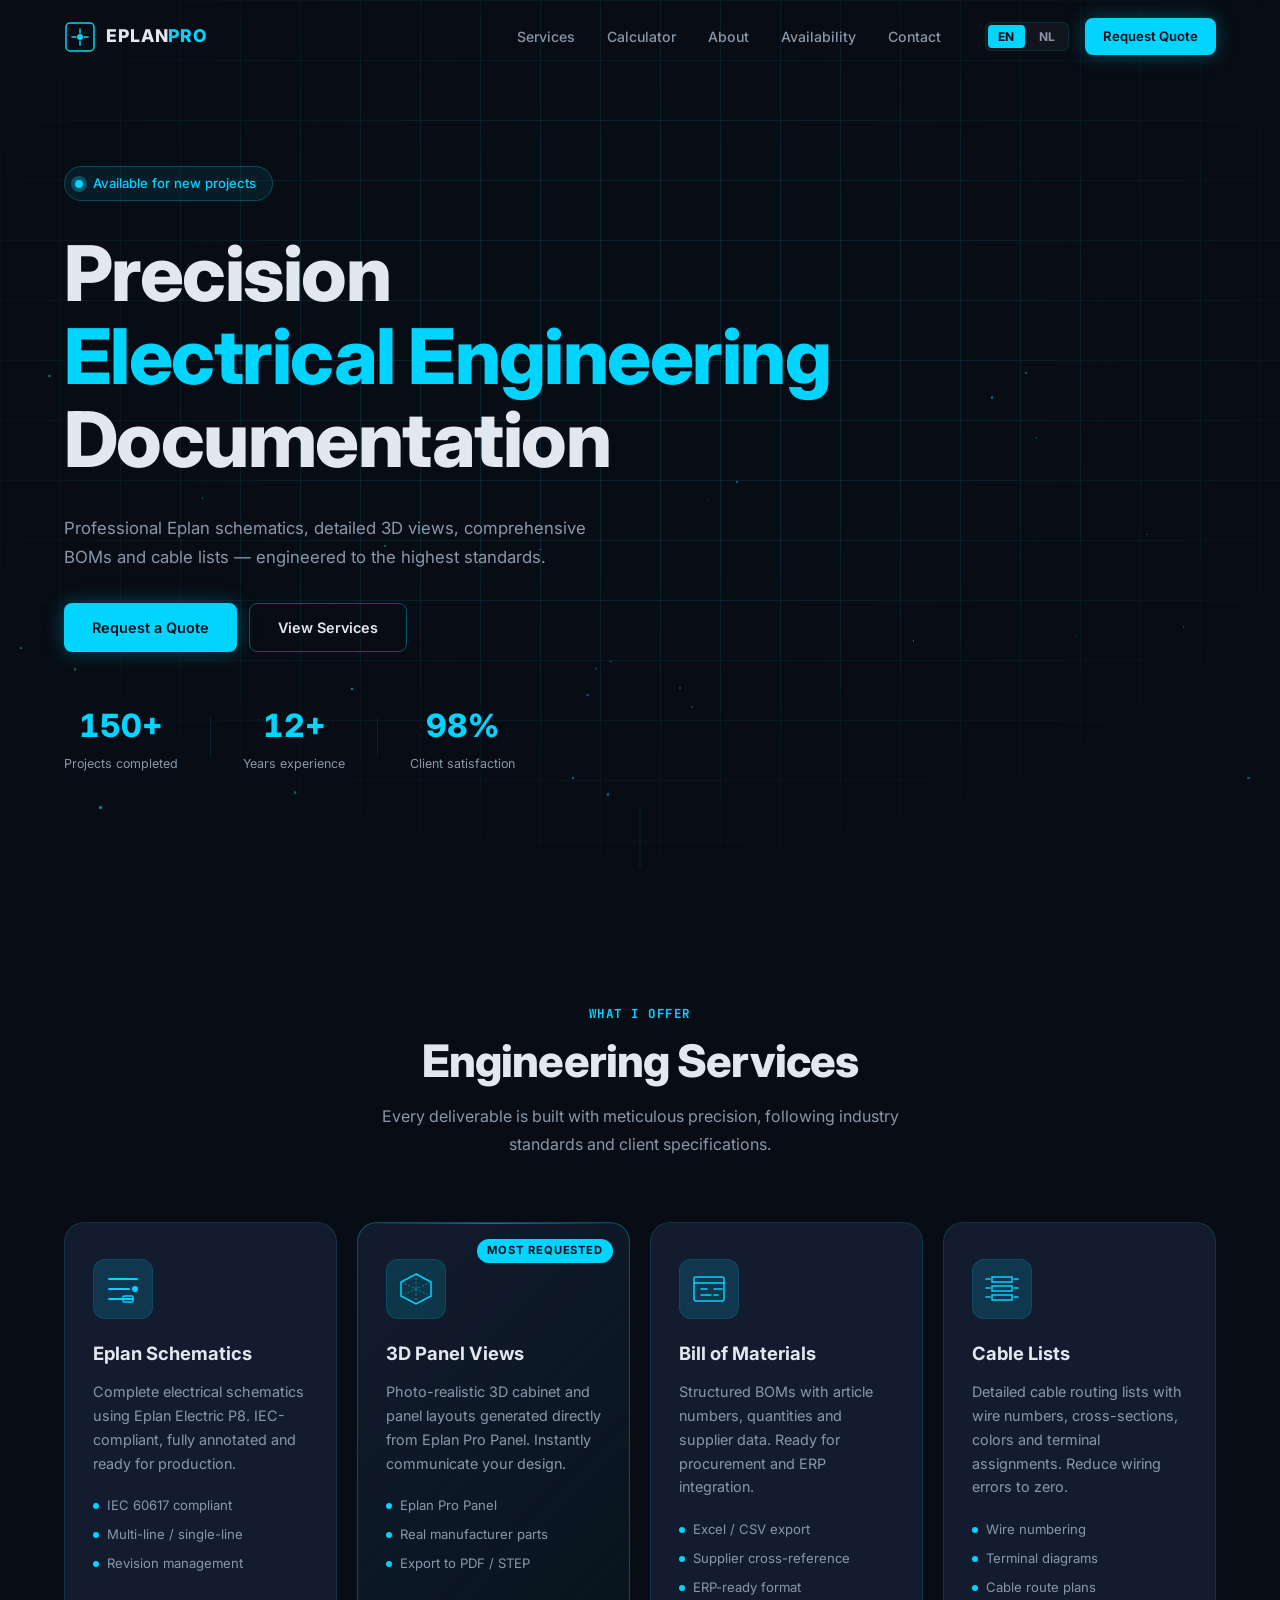
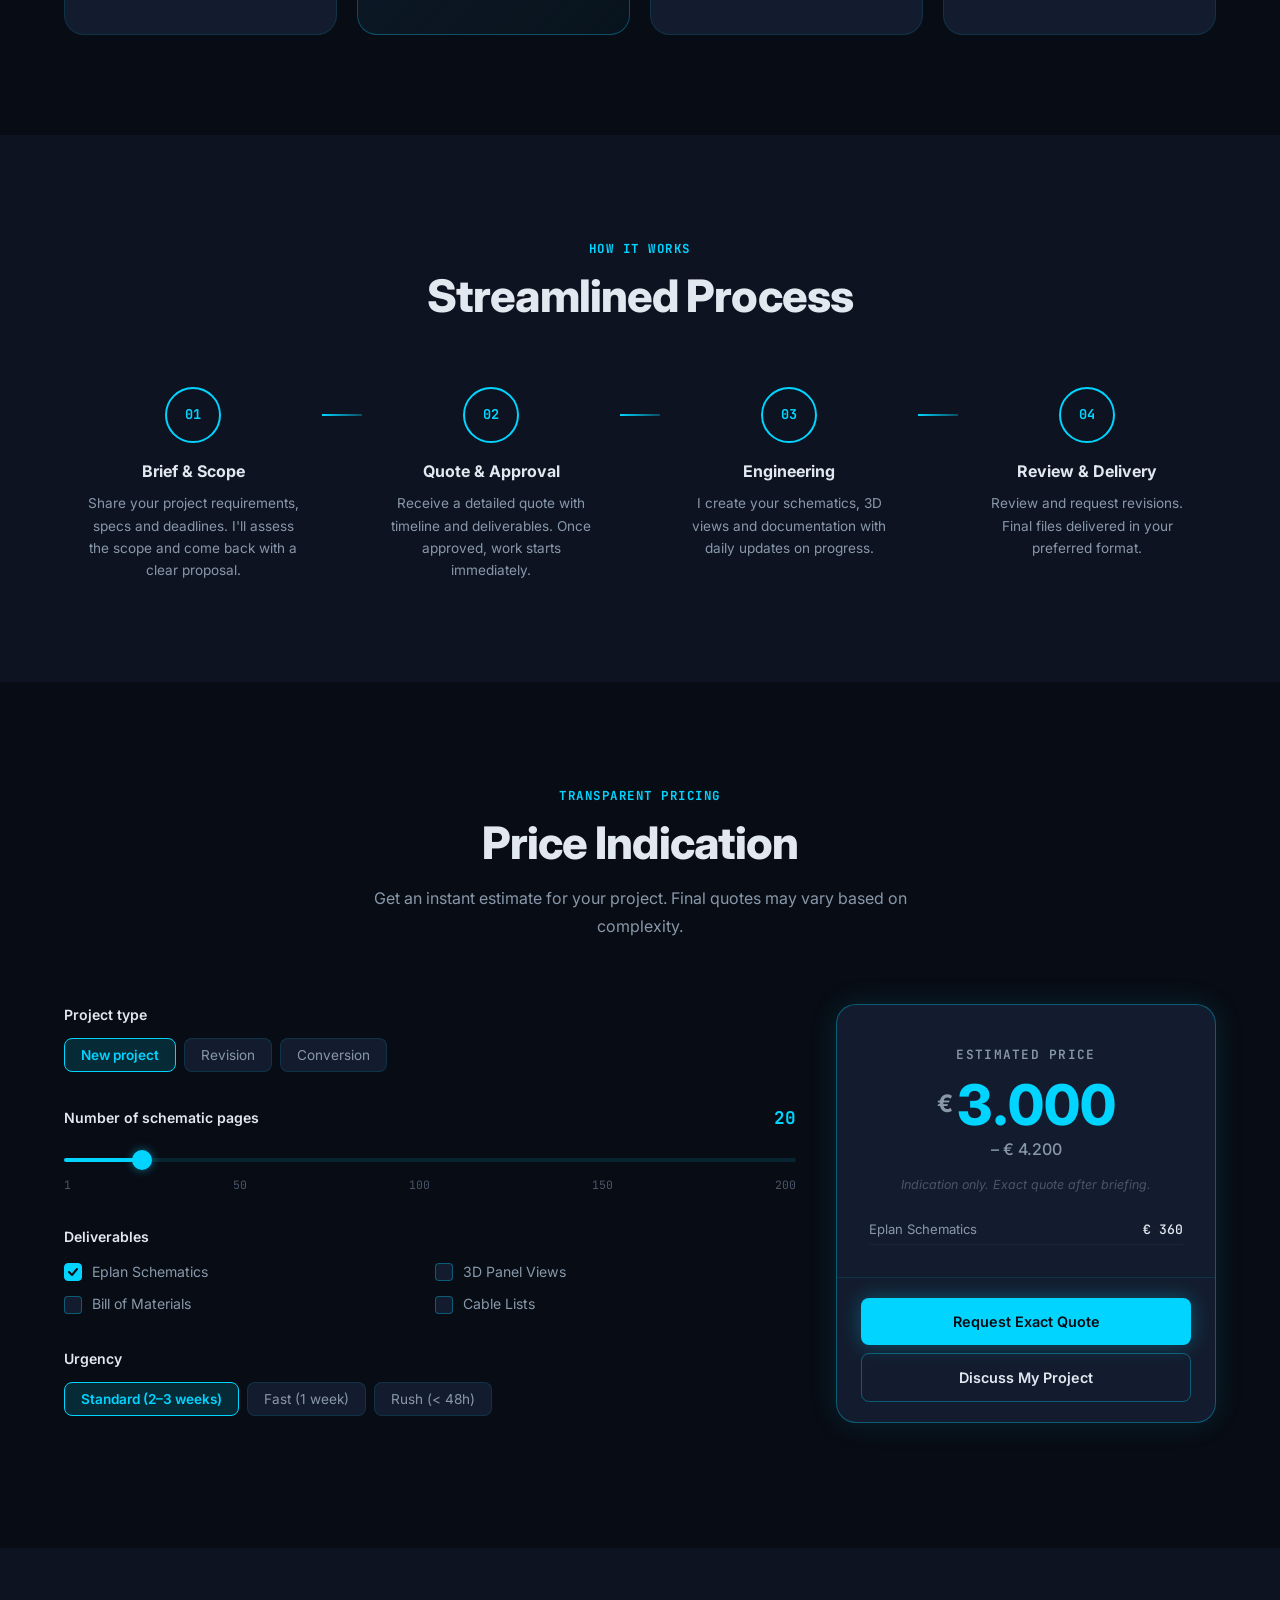
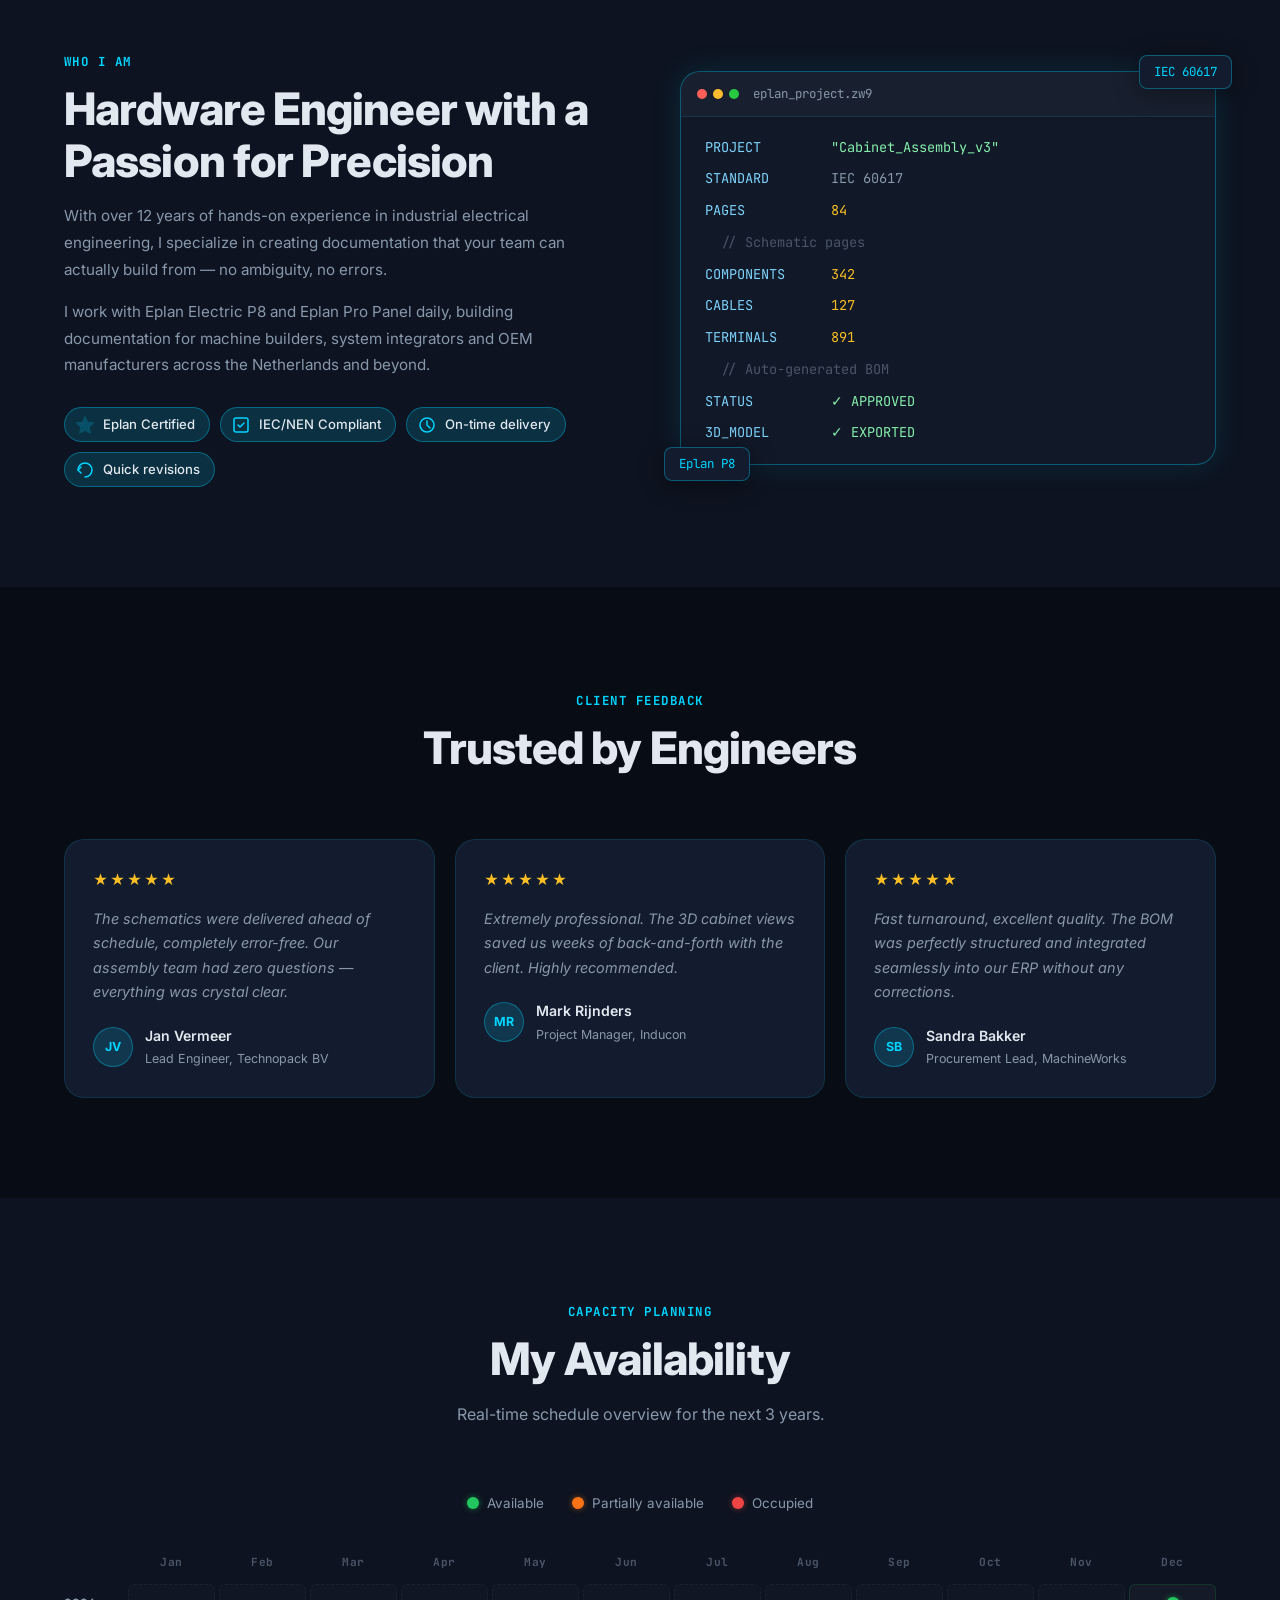
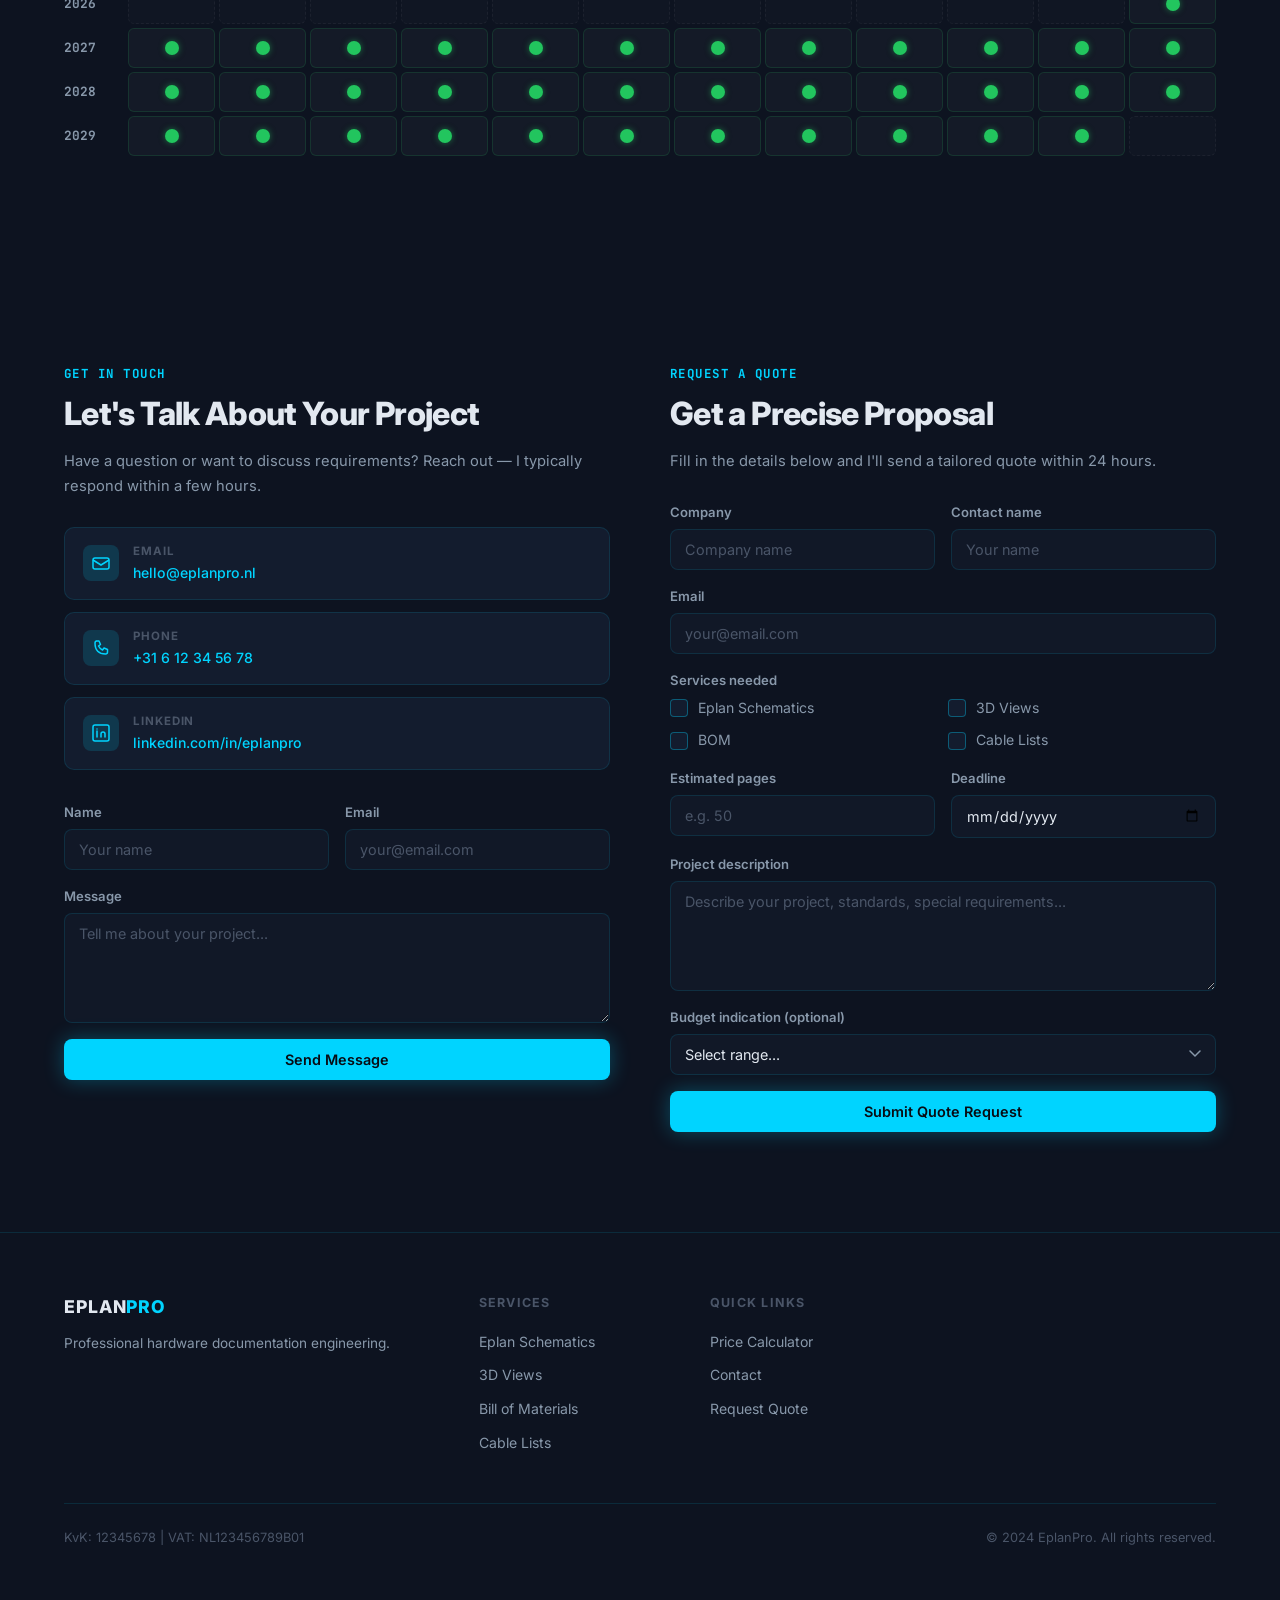
<file: index.html>
<!DOCTYPE html>
<html lang="en">
<head>
  <meta charset="UTF-8" />
  <meta name="viewport" content="width=device-width, initial-scale=1.0" />
  <title>EPLAN Engineering | Professional Hardware Documentation</title>
  <meta name="description" content="Professional Eplan schematics, 3D views, BOMs and cable lists for industrial hardware engineering projects." />
  <link rel="preconnect" href="https://fonts.googleapis.com" />
  <link href="https://fonts.googleapis.com/css2?family=Inter:wght@300;400;500;600;700;800&family=JetBrains+Mono:wght@400;500&display=swap" rel="stylesheet" />
  <link rel="stylesheet" href="styles.css" />
</head>
<body>

  <!-- Navigation -->
  <nav class="nav" id="nav">
    <div class="nav__inner">
      <a href="#" class="nav__logo">
        <span class="nav__logo-icon">
          <svg width="32" height="32" viewBox="0 0 32 32" fill="none">
            <rect x="2" y="2" width="28" height="28" rx="4" stroke="#00d4ff" stroke-width="1.5"/>
            <path d="M8 16h4M20 16h4M16 8v4M16 20v4" stroke="#00d4ff" stroke-width="1.5" stroke-linecap="round"/>
            <circle cx="16" cy="16" r="3" fill="#00d4ff"/>
          </svg>
        </span>
        <span class="nav__logo-text">EPLAN<span class="accent">PRO</span></span>
      </a>

      <ul class="nav__links">
        <li><a href="#services" class="nav__link" data-en="Services" data-nl="Diensten">Services</a></li>
        <li><a href="#calculator" class="nav__link" data-en="Calculator" data-nl="Calculator">Calculator</a></li>
        <li><a href="#about" class="nav__link" data-en="About" data-nl="Over mij">About</a></li>
        <li><a href="#availability" class="nav__link" data-en="Availability" data-nl="Beschikbaarheid">Availability</a></li>
        <li><a href="#contact" class="nav__link" data-en="Contact" data-nl="Contact">Contact</a></li>
      </ul>

      <div class="nav__actions">
        <div class="lang-switcher">
          <button class="lang-btn active" data-lang="en">EN</button>
          <span class="lang-divider">|</span>
          <button class="lang-btn" data-lang="nl">NL</button>
        </div>
        <a href="#quote" class="btn btn--primary btn--sm" data-en="Request Quote" data-nl="Offerte aanvragen">Request Quote</a>
      </div>

      <button class="nav__hamburger" id="hamburger" aria-label="Menu">
        <span></span><span></span><span></span>
      </button>
    </div>
  </nav>

  <!-- Mobile Menu -->
  <div class="mobile-menu" id="mobileMenu">
    <ul>
      <li><a href="#services" class="mobile-link" data-en="Services" data-nl="Diensten">Services</a></li>
      <li><a href="#calculator" class="mobile-link" data-en="Calculator" data-nl="Calculator">Calculator</a></li>
      <li><a href="#availability" class="mobile-link" data-en="Availability" data-nl="Beschikbaarheid">Availability</a></li>
      <li><a href="#about" class="mobile-link" data-en="About" data-nl="Over mij">About</a></li>
      <li><a href="#contact" class="mobile-link" data-en="Contact" data-nl="Contact">Contact</a></li>
      <li><a href="#quote" class="mobile-link mobile-link--cta" data-en="Request Quote" data-nl="Offerte aanvragen">Request Quote</a></li>
    </ul>
    <div class="mobile-lang">
      <span class="mobile-lang__label" data-en="Language" data-nl="Taal">Language</span>
      <div class="lang-switcher">
        <button class="lang-btn active" data-lang="en">EN</button>
        <span class="lang-divider">|</span>
        <button class="lang-btn" data-lang="nl">NL</button>
      </div>
    </div>
  </div>

  <!-- Hero -->
  <section class="hero" id="home">
    <div class="hero__grid"></div>
    <div class="hero__particles" id="particles"></div>
    <div class="container hero__inner">
      <div class="hero__badge">
        <span class="pulse"></span>
        <span data-en="Available for new projects" data-nl="Beschikbaar voor nieuwe projecten">Available for new projects</span>
      </div>
      <h1 class="hero__title">
        <span class="hero__title-line" data-en="Precision" data-nl="Precisie">Precision</span>
        <span class="hero__title-line hero__title-line--accent" data-en="Electrical Engineering" data-nl="Elektrotechnisch">Electrical Engineering</span>
        <span class="hero__title-line" data-en="Documentation" data-nl="Documentatie">Documentation</span>
      </h1>
      <p class="hero__sub" data-en="Professional Eplan schematics, detailed 3D views, comprehensive BOMs and cable lists — engineered to the highest standards." data-nl="Professionele Eplan schema's, gedetailleerde 3D-aanzichten, uitgebreide stuklijsten en kabellijsten — ontworpen volgens de hoogste normen.">
        Professional Eplan schematics, detailed 3D views, comprehensive BOMs and cable lists — engineered to the highest standards.
      </p>
      <div class="hero__cta">
        <a href="#quote" class="btn btn--primary" data-en="Request a Quote" data-nl="Offerte aanvragen">Request a Quote</a>
        <a href="#services" class="btn btn--ghost" data-en="View Services" data-nl="Bekijk diensten">View Services</a>
      </div>
      <div class="hero__stats">
        <div class="stat">
          <span class="stat__num counter" data-target="150">0</span><span class="stat__num">+</span>
          <span class="stat__label" data-en="Projects completed" data-nl="Projecten afgerond">Projects completed</span>
        </div>
        <div class="stat__divider"></div>
        <div class="stat">
          <span class="stat__num counter" data-target="12">0</span><span class="stat__num">+</span>
          <span class="stat__label" data-en="Years experience" data-nl="Jaar ervaring">Years experience</span>
        </div>
        <div class="stat__divider"></div>
        <div class="stat">
          <span class="stat__num counter" data-target="98">0</span><span class="stat__num">%</span>
          <span class="stat__label" data-en="Client satisfaction" data-nl="Klanttevredenheid">Client satisfaction</span>
        </div>
      </div>
    </div>
    <div class="hero__scroll">
      <div class="scroll-indicator">
        <div class="scroll-indicator__line"></div>
      </div>
    </div>
  </section>

  <!-- Services -->
  <section class="section" id="services">
    <div class="container">
      <div class="section__header reveal">
        <span class="section__tag" data-en="What I offer" data-nl="Wat ik aanbied">What I offer</span>
        <h2 class="section__title" data-en="Engineering Services" data-nl="Engineering Diensten">Engineering Services</h2>
        <p class="section__sub" data-en="Every deliverable is built with meticulous precision, following industry standards and client specifications." data-nl="Elk resultaat wordt gebouwd met nauwkeurigheid, conform industrienormen en klantspecificaties.">Every deliverable is built with meticulous precision, following industry standards and client specifications.</p>
      </div>

      <div class="services-grid">
        <div class="service-card reveal">
          <div class="service-card__icon">
            <svg width="40" height="40" viewBox="0 0 40 40" fill="none">
              <path d="M6 10h28M6 20h20M6 30h24" stroke="#00d4ff" stroke-width="2" stroke-linecap="round"/>
              <circle cx="32" cy="20" r="3" fill="#00d4ff"/>
              <rect x="20" y="27" width="10" height="6" rx="1" stroke="#00d4ff" stroke-width="1.5"/>
            </svg>
          </div>
          <h3 class="service-card__title" data-en="Eplan Schematics" data-nl="Eplan Schema's">Eplan Schematics</h3>
          <p class="service-card__desc" data-en="Complete electrical schematics using Eplan Electric P8. IEC-compliant, fully annotated and ready for production." data-nl="Volledige elektrische schema's met Eplan Electric P8. IEC-conform, volledig geannoteerd en klaar voor productie.">Complete electrical schematics using Eplan Electric P8. IEC-compliant, fully annotated and ready for production.</p>
          <ul class="service-card__features">
            <li data-en="IEC 60617 compliant" data-nl="IEC 60617 conform">IEC 60617 compliant</li>
            <li data-en="Multi-line / single-line" data-nl="Meerlijnig / eenlijnig">Multi-line / single-line</li>
            <li data-en="Revision management" data-nl="Revisiebeheer">Revision management</li>
          </ul>
        </div>

        <div class="service-card service-card--featured reveal">
          <div class="service-card__badge" data-en="Most requested" data-nl="Meest gevraagd">Most requested</div>
          <div class="service-card__icon">
            <svg width="40" height="40" viewBox="0 0 40 40" fill="none">
              <path d="M20 5L35 13V27L20 35L5 27V13L20 5Z" stroke="#00d4ff" stroke-width="1.5"/>
              <path d="M20 5V35M5 13L35 27M35 13L5 27" stroke="#00d4ff" stroke-width="1" stroke-dasharray="2 2" opacity="0.5"/>
            </svg>
          </div>
          <h3 class="service-card__title" data-en="3D Panel Views" data-nl="3D Paneelaanzichten">3D Panel Views</h3>
          <p class="service-card__desc" data-en="Photo-realistic 3D cabinet and panel layouts generated directly from Eplan Pro Panel. Instantly communicate your design." data-nl="Fotorealistische 3D-kast- en paneelindelingen gegenereerd vanuit Eplan Pro Panel. Communiceer uw ontwerp direct.">Photo-realistic 3D cabinet and panel layouts generated directly from Eplan Pro Panel. Instantly communicate your design.</p>
          <ul class="service-card__features">
            <li data-en="Eplan Pro Panel" data-nl="Eplan Pro Panel">Eplan Pro Panel</li>
            <li data-en="Real manufacturer parts" data-nl="Echte fabrikantcomponenten">Real manufacturer parts</li>
            <li data-en="Export to PDF / STEP" data-nl="Export naar PDF / STEP">Export to PDF / STEP</li>
          </ul>
        </div>

        <div class="service-card reveal">
          <div class="service-card__icon">
            <svg width="40" height="40" viewBox="0 0 40 40" fill="none">
              <rect x="5" y="8" width="30" height="24" rx="2" stroke="#00d4ff" stroke-width="1.5"/>
              <path d="M5 14h30" stroke="#00d4ff" stroke-width="1.5"/>
              <path d="M12 20h6M12 26h10" stroke="#00d4ff" stroke-width="1.5" stroke-linecap="round"/>
              <path d="M25 20h8M25 26h4" stroke="#00d4ff" stroke-width="1.5" stroke-linecap="round"/>
            </svg>
          </div>
          <h3 class="service-card__title" data-en="Bill of Materials" data-nl="Stuklijst (BOM)">Bill of Materials</h3>
          <p class="service-card__desc" data-en="Structured BOMs with article numbers, quantities and supplier data. Ready for procurement and ERP integration." data-nl="Gestructureerde stuklijsten met artikelnummers, hoeveelheden en leveranciersgegevens. Klaar voor inkoop en ERP-integratie.">Structured BOMs with article numbers, quantities and supplier data. Ready for procurement and ERP integration.</p>
          <ul class="service-card__features">
            <li data-en="Excel / CSV export" data-nl="Excel / CSV export">Excel / CSV export</li>
            <li data-en="Supplier cross-reference" data-nl="Leveranciers kruisverwijzing">Supplier cross-reference</li>
            <li data-en="ERP-ready format" data-nl="ERP-gereed formaat">ERP-ready format</li>
          </ul>
        </div>

        <div class="service-card reveal">
          <div class="service-card__icon">
            <svg width="40" height="40" viewBox="0 0 40 40" fill="none">
              <path d="M10 8h20v5H10zM10 17h20v5H10zM10 26h20v5H10z" stroke="#00d4ff" stroke-width="1.5" rx="1"/>
              <path d="M8 10H4M8 19H4M8 28H4" stroke="#00d4ff" stroke-width="1.5" stroke-linecap="round"/>
              <path d="M32 10h4M32 19h4M32 28h4" stroke="#00d4ff" stroke-width="1.5" stroke-linecap="round"/>
            </svg>
          </div>
          <h3 class="service-card__title" data-en="Cable Lists" data-nl="Kabellijsten">Cable Lists</h3>
          <p class="service-card__desc" data-en="Detailed cable routing lists with wire numbers, cross-sections, colors and terminal assignments. Reduce wiring errors to zero." data-nl="Gedetailleerde kabelrouteringslijsten met draadnummers, doorsneden, kleuren en klemmentoewijzingen. Bedradingsfouten tot nul reduceren.">Detailed cable routing lists with wire numbers, cross-sections, colors and terminal assignments. Reduce wiring errors to zero.</p>
          <ul class="service-card__features">
            <li data-en="Wire numbering" data-nl="Draadnummering">Wire numbering</li>
            <li data-en="Terminal diagrams" data-nl="Klemmendiagrammen">Terminal diagrams</li>
            <li data-en="Cable route plans" data-nl="Kabelrouteringsplannen">Cable route plans</li>
          </ul>
        </div>
      </div>
    </div>
  </section>

  <!-- 3D Showcase (removed) -->
  <section class="section" id="showcase" style="display:none">
    <div class="container">
      <div class="section__header reveal">
        <span class="section__tag" data-en="Eplan Pro Panel" data-nl="Eplan Pro Panel">Eplan Pro Panel</span>
        <h2 class="section__title" data-en="3D Cabinet Visualisation" data-nl="3D Kastvisualisatie">3D Cabinet Visualisation</h2>
        <p class="section__sub" data-en="Photo-realistic 3D models generated directly from your Eplan project — every component placed exactly where it belongs." data-nl="Fotorealistische 3D-modellen direct gegenereerd uit uw Eplan-project — elk component exact op zijn plaats.">Photo-realistic 3D models generated directly from your Eplan project — every component placed exactly where it belongs.</p>
      </div>

      <div class="showcase">
        <!-- Main isometric cabinet -->
        <div class="showcase__main reveal">
          <div class="showcase__viewport">
            <div class="showcase__badge">
              <span class="pulse"></span>
              <span data-en="3D Model — Pro Panel" data-nl="3D Model — Pro Panel">3D Model — Pro Panel</span>
            </div>
            <svg class="cabinet-3d" viewBox="0 0 400 440" fill="none" xmlns="http://www.w3.org/2000/svg" role="img" aria-label="3D electrical cabinet">
              <!-- depth / side panel (isometric) -->
              <polygon points="300,70 340,95 340,375 300,350" fill="#1a2436" stroke="#2a3a52" stroke-width="1.5"/>
              <polygon points="80,55 300,70 340,95 120,80" fill="#222f45" stroke="#2a3a52" stroke-width="1.5"/>
              <!-- main front enclosure -->
              <rect x="80" y="55" width="220" height="295" rx="4" fill="#141d2e" stroke="#2f4866" stroke-width="2"/>
              <!-- mounting plate -->
              <rect x="92" y="68" width="196" height="269" rx="2" fill="#0f1726" stroke="#23344d" stroke-width="1"/>

              <!-- top DIN rail: main switch + breakers -->
              <rect x="100" y="84" width="180" height="14" rx="1" fill="#2a3a52"/>
              <rect x="104" y="80" width="26" height="22" rx="2" fill="#cf3a3a" stroke="#e85555" stroke-width="1"/>
              <rect x="136" y="82" width="14" height="20" rx="1.5" fill="#2c3e5a" stroke="#3d5577"/>
              <rect x="152" y="82" width="14" height="20" rx="1.5" fill="#2c3e5a" stroke="#3d5577"/>
              <rect x="168" y="82" width="14" height="20" rx="1.5" fill="#2c3e5a" stroke="#3d5577"/>
              <rect x="184" y="82" width="14" height="20" rx="1.5" fill="#2c3e5a" stroke="#3d5577"/>
              <rect x="200" y="82" width="14" height="20" rx="1.5" fill="#2c3e5a" stroke="#3d5577"/>
              <rect x="222" y="80" width="50" height="22" rx="2" fill="#1f4f7a" stroke="#00d4ff" stroke-width="1"/>

              <!-- wiring duct -->
              <rect x="100" y="108" width="180" height="12" rx="1" fill="#1b2942" stroke="#2a3a52"/>
              <line x1="106" y1="108" x2="106" y2="120" stroke="#2a3a52"/>
              <line x1="114" y1="108" x2="114" y2="120" stroke="#2a3a52"/>
              <line x1="122" y1="108" x2="122" y2="120" stroke="#2a3a52"/>

              <!-- PLC + power supply row -->
              <rect x="100" y="130" width="60" height="46" rx="2" fill="#243450" stroke="#3d5577"/>
              <rect x="106" y="136" width="48" height="6" rx="1" fill="#00d4ff" opacity="0.5"/>
              <circle cx="110" cy="150" r="2" fill="#4ade80"/>
              <circle cx="118" cy="150" r="2" fill="#4ade80"/>
              <circle cx="126" cy="150" r="2" fill="#fbbf24"/>
              <rect x="106" y="158" width="48" height="12" rx="1" fill="#16223a"/>

              <rect x="170" y="130" width="42" height="46" rx="2" fill="#2a2a3a" stroke="#444"/>
              <rect x="176" y="136" width="30" height="34" rx="1" fill="#15151f"/>
              <text x="191" y="156" fill="#8898aa" font-size="7" text-anchor="middle" font-family="monospace">24V</text>

              <rect x="222" y="130" width="50" height="46" rx="2" fill="#243450" stroke="#3d5577"/>
              <rect x="228" y="136" width="38" height="6" rx="1" fill="#00d4ff" opacity="0.35"/>
              <rect x="228" y="146" width="38" height="24" rx="1" fill="#16223a"/>

              <!-- wiring duct -->
              <rect x="100" y="186" width="180" height="12" rx="1" fill="#1b2942" stroke="#2a3a52"/>

              <!-- terminal blocks row -->
              <rect x="100" y="208" width="172" height="34" rx="1" fill="#1a2740"/>
              <g fill="#33476b">
                <rect x="104" y="210" width="6" height="30"/><rect x="112" y="210" width="6" height="30"/>
                <rect x="120" y="210" width="6" height="30"/><rect x="128" y="210" width="6" height="30"/>
                <rect x="136" y="210" width="6" height="30"/><rect x="144" y="210" width="6" height="30"/>
                <rect x="152" y="210" width="6" height="30"/><rect x="160" y="210" width="6" height="30"/>
                <rect x="168" y="210" width="6" height="30"/><rect x="176" y="210" width="6" height="30"/>
                <rect x="184" y="210" width="6" height="30"/><rect x="192" y="210" width="6" height="30"/>
                <rect x="200" y="210" width="6" height="30"/><rect x="208" y="210" width="6" height="30"/>
                <rect x="216" y="210" width="6" height="30"/><rect x="224" y="210" width="6" height="30"/>
                <rect x="232" y="210" width="6" height="30"/><rect x="240" y="210" width="6" height="30"/>
                <rect x="248" y="210" width="6" height="30"/><rect x="256" y="210" width="6" height="30"/>
                <rect x="264" y="210" width="6" height="30"/>
              </g>

              <!-- wiring duct -->
              <rect x="100" y="252" width="180" height="12" rx="1" fill="#1b2942" stroke="#2a3a52"/>

              <!-- relays + contactors -->
              <rect x="100" y="274" width="30" height="50" rx="2" fill="#2c2030" stroke="#5a3d52"/>
              <rect x="134" y="274" width="30" height="50" rx="2" fill="#2c2030" stroke="#5a3d52"/>
              <rect x="168" y="274" width="38" height="50" rx="2" fill="#243450" stroke="#3d5577"/>
              <rect x="174" y="280" width="26" height="10" rx="1" fill="#00d4ff" opacity="0.3"/>
              <rect x="212" y="274" width="38" height="50" rx="2" fill="#243450" stroke="#3d5577"/>
              <rect x="218" y="280" width="26" height="10" rx="1" fill="#00d4ff" opacity="0.3"/>
              <rect x="256" y="274" width="16" height="50" rx="2" fill="#2a3a52" stroke="#3d5577"/>

              <!-- subtle wire connections -->
              <g stroke="#3a5a8a" stroke-width="1" opacity="0.6" fill="none">
                <path d="M130 102 q4 8 0 16"/>
                <path d="M146 102 q4 8 0 16"/>
                <path d="M115 176 q0 6 0 10"/>
              </g>

              <!-- door hinge highlights -->
              <line x1="80" y1="60" x2="80" y2="345" stroke="#00d4ff" stroke-width="2" opacity="0.4"/>
              <!-- glow accent -->
              <rect x="80" y="55" width="220" height="295" rx="4" fill="none" stroke="#00d4ff" stroke-width="1" opacity="0.25"/>
            </svg>
            <div class="showcase__specs">
              <div class="showcase__spec"><span>800 × 1200 × 300mm</span></div>
              <div class="showcase__spec"><span data-en="342 components" data-nl="342 componenten">342 components</span></div>
              <div class="showcase__spec"><span data-en="IP54 rated" data-nl="IP54">IP54 rated</span></div>
            </div>
          </div>
        </div>

        <!-- side detail views -->
        <div class="showcase__side">
          <div class="showcase__thumb reveal">
            <div class="showcase__thumb-label" data-en="Front view" data-nl="Vooraanzicht">Front view</div>
            <svg viewBox="0 0 200 150" fill="none" xmlns="http://www.w3.org/2000/svg">
              <rect x="40" y="15" width="120" height="120" rx="3" fill="#141d2e" stroke="#2f4866" stroke-width="1.5"/>
              <rect x="48" y="23" width="104" height="104" rx="2" fill="#0f1726" stroke="#23344d"/>
              <rect x="54" y="30" width="92" height="8" rx="1" fill="#2a3a52"/>
              <rect x="56" y="29" width="10" height="10" fill="#cf3a3a"/>
              <rect x="54" y="46" width="92" height="6" rx="1" fill="#1b2942"/>
              <rect x="54" y="58" width="40" height="22" rx="1" fill="#243450" stroke="#3d5577"/>
              <rect x="100" y="58" width="46" height="22" rx="1" fill="#2a2a3a" stroke="#444"/>
              <rect x="54" y="86" width="92" height="6" rx="1" fill="#1b2942"/>
              <g fill="#33476b">
                <rect x="56" y="98" width="4" height="22"/><rect x="62" y="98" width="4" height="22"/>
                <rect x="68" y="98" width="4" height="22"/><rect x="74" y="98" width="4" height="22"/>
                <rect x="80" y="98" width="4" height="22"/><rect x="86" y="98" width="4" height="22"/>
                <rect x="92" y="98" width="4" height="22"/><rect x="98" y="98" width="4" height="22"/>
              </g>
              <rect x="40" y="15" width="120" height="120" rx="3" fill="none" stroke="#00d4ff" stroke-width="0.8" opacity="0.25"/>
            </svg>
          </div>
          <div class="showcase__thumb reveal">
            <div class="showcase__thumb-label" data-en="Wiring detail" data-nl="Bedradingsdetail">Wiring detail</div>
            <svg viewBox="0 0 200 150" fill="none" xmlns="http://www.w3.org/2000/svg">
              <rect x="20" y="20" width="160" height="110" rx="3" fill="#0f1726" stroke="#23344d"/>
              <g fill="#33476b" stroke="#46618c" stroke-width="0.5">
                <rect x="40" y="40" width="8" height="70"/><rect x="50" y="40" width="8" height="70"/>
                <rect x="60" y="40" width="8" height="70"/><rect x="70" y="40" width="8" height="70"/>
                <rect x="80" y="40" width="8" height="70"/><rect x="90" y="40" width="8" height="70"/>
              </g>
              <g stroke="#00d4ff" stroke-width="1.2" fill="none" opacity="0.7">
                <path d="M44 40 C44 28 120 28 120 40"/>
                <path d="M54 40 C54 24 130 24 130 50"/>
                <path d="M64 40 C64 30 110 30 140 60"/>
              </g>
              <g stroke="#fbbf24" stroke-width="1.2" fill="none" opacity="0.6">
                <path d="M74 40 C74 26 150 30 150 70"/>
                <path d="M84 40 C84 32 140 34 155 80"/>
              </g>
              <circle cx="120" cy="40" r="3" fill="#00d4ff"/>
              <circle cx="140" cy="60" r="3" fill="#00d4ff"/>
              <circle cx="150" cy="70" r="3" fill="#fbbf24"/>
            </svg>
          </div>
        </div>
      </div>
    </div>
  </section>

  <!-- Process -->
  <section class="section section--dark" id="process">
    <div class="container">
      <div class="section__header reveal">
        <span class="section__tag" data-en="How it works" data-nl="Hoe het werkt">How it works</span>
        <h2 class="section__title" data-en="Streamlined Process" data-nl="Gestroomlijnd Proces">Streamlined Process</h2>
      </div>
      <div class="process-steps">
        <div class="process-step reveal">
          <div class="process-step__num">01</div>
          <div class="process-step__content">
            <h4 data-en="Brief & Scope" data-nl="Briefing & Scope">Brief & Scope</h4>
            <p data-en="Share your project requirements, specs and deadlines. I'll assess the scope and come back with a clear proposal." data-nl="Deel uw projectvereisten, specificaties en deadlines. Ik beoordeel de scope en kom terug met een duidelijk voorstel.">Share your project requirements, specs and deadlines. I'll assess the scope and come back with a clear proposal.</p>
          </div>
        </div>
        <div class="process-connector"></div>
        <div class="process-step reveal">
          <div class="process-step__num">02</div>
          <div class="process-step__content">
            <h4 data-en="Quote & Approval" data-nl="Offerte & Goedkeuring">Quote & Approval</h4>
            <p data-en="Receive a detailed quote with timeline and deliverables. Once approved, work starts immediately." data-nl="Ontvang een gedetailleerde offerte met planning en resultaten. Na goedkeuring beginnen we direct.">Receive a detailed quote with timeline and deliverables. Once approved, work starts immediately.</p>
          </div>
        </div>
        <div class="process-connector"></div>
        <div class="process-step reveal">
          <div class="process-step__num">03</div>
          <div class="process-step__content">
            <h4 data-en="Engineering" data-nl="Engineering">Engineering</h4>
            <p data-en="I create your schematics, 3D views and documentation with daily updates on progress." data-nl="Ik maak uw schema's, 3D-aanzichten en documentatie met dagelijkse voortgangsupdates.">I create your schematics, 3D views and documentation with daily updates on progress.</p>
          </div>
        </div>
        <div class="process-connector"></div>
        <div class="process-step reveal">
          <div class="process-step__num">04</div>
          <div class="process-step__content">
            <h4 data-en="Review & Delivery" data-nl="Review & Oplevering">Review & Delivery</h4>
            <p data-en="Review and request revisions. Final files delivered in your preferred format." data-nl="Review en verzoek om revisies. Definitieve bestanden geleverd in uw gewenste formaat.">Review and request revisions. Final files delivered in your preferred format.</p>
          </div>
        </div>
      </div>
    </div>
  </section>

  <!-- Calculator -->
  <section class="section" id="calculator">
    <div class="container">
      <div class="section__header reveal">
        <span class="section__tag" data-en="Transparent pricing" data-nl="Transparante prijzen">Transparent pricing</span>
        <h2 class="section__title" data-en="Price Indication" data-nl="Prijsindicatie">Price Indication</h2>
        <p class="section__sub" data-en="Get an instant estimate for your project. Final quotes may vary based on complexity." data-nl="Ontvang direct een schatting voor uw project. Definitieve offertes kunnen variëren op basis van complexiteit.">Get an instant estimate for your project. Final quotes may vary based on complexity.</p>
      </div>

      <div class="calculator reveal">
        <div class="calculator__form">
          <div class="calc-group">
            <label class="calc-label" data-en="Project type" data-nl="Projecttype">Project type</label>
            <div class="calc-options">
              <button class="calc-option active" data-value="new" data-en="New project" data-nl="Nieuw project">New project</button>
              <button class="calc-option" data-value="revision" data-en="Revision" data-nl="Revisie">Revision</button>
              <button class="calc-option" data-value="conversion" data-en="Conversion" data-nl="Conversie">Conversion</button>
            </div>
          </div>

          <div class="calc-group">
            <label class="calc-label">
              <span data-en="Number of schematic pages" data-nl="Aantal schematicapagina's">Number of schematic pages</span>
              <span class="calc-value-display" id="pagesDisplay">20</span>
            </label>
            <input type="range" class="calc-slider" id="pagesSlider" min="1" max="200" value="20" />
            <div class="calc-slider-labels">
              <span>1</span><span>50</span><span>100</span><span>150</span><span>200</span>
            </div>
          </div>

          <div class="calc-group">
            <label class="calc-label" data-en="Deliverables" data-nl="Resultaten">Deliverables</label>
            <div class="calc-checks">
              <label class="calc-check">
                <input type="checkbox" checked id="chk-schematics" />
                <span class="calc-check__box"></span>
                <span data-en="Eplan Schematics" data-nl="Eplan Schema's">Eplan Schematics</span>
              </label>
              <label class="calc-check">
                <input type="checkbox" id="chk-3d" />
                <span class="calc-check__box"></span>
                <span data-en="3D Panel Views" data-nl="3D Paneelaanzichten">3D Panel Views</span>
              </label>
              <label class="calc-check">
                <input type="checkbox" id="chk-bom" />
                <span class="calc-check__box"></span>
                <span data-en="Bill of Materials" data-nl="Stuklijst">Bill of Materials</span>
              </label>
              <label class="calc-check">
                <input type="checkbox" id="chk-cables" />
                <span class="calc-check__box"></span>
                <span data-en="Cable Lists" data-nl="Kabellijsten">Cable Lists</span>
              </label>
            </div>
          </div>

          <div class="calc-group">
            <label class="calc-label" data-en="Urgency" data-nl="Urgentie">Urgency</label>
            <div class="calc-options">
              <button class="calc-option active" data-urgency="normal" data-en="Standard (2–3 weeks)" data-nl="Standaard (2–3 weken)">Standard (2–3 weeks)</button>
              <button class="calc-option" data-urgency="fast" data-en="Fast (1 week)" data-nl="Snel (1 week)">Fast (1 week)</button>
              <button class="calc-option" data-urgency="rush" data-en="Rush (< 48h)" data-nl="Spoed (< 48u)">Rush (&lt; 48h)</button>
            </div>
          </div>
        </div>

        <div class="calculator__result">
          <div class="calc-result-card">
            <div class="calc-result-card__inner">
              <div class="calc-result-label" data-en="Estimated price" data-nl="Geschatte prijs">Estimated price</div>
              <div class="calc-result-price">
                <span class="currency">€</span>
                <span class="amount" id="calcAmount">1.200</span>
              </div>
              <div class="calc-result-range" id="calcRange">– € 1.800</div>
              <div class="calc-result-note" data-en="Indication only. Exact quote after briefing." data-nl="Slechts indicatief. Exacte offerte na briefing.">Indication only. Exact quote after briefing.</div>
              <div class="calc-result-breakdown" id="calcBreakdown"></div>
            </div>
            <div class="calc-result-actions">
              <a href="#quote" class="btn btn--primary btn--full" data-en="Request Exact Quote" data-nl="Exacte offerte aanvragen">Request Exact Quote</a>
              <a href="#contact" class="btn btn--ghost btn--full" data-en="Discuss My Project" data-nl="Bespreek mijn project">Discuss My Project</a>
            </div>
          </div>
        </div>
      </div>
    </div>
  </section>

  <!-- About / Trust -->
  <section class="section section--dark" id="about">
    <div class="container">
      <div class="about-grid">
        <div class="about-content reveal">
          <span class="section__tag" data-en="Who I am" data-nl="Wie ik ben">Who I am</span>
          <h2 class="section__title" data-en="Hardware Engineer with a Passion for Precision" data-nl="Hardware Engineer met Passie voor Precisie">Hardware Engineer with a Passion for Precision</h2>
          <p data-en="With over 12 years of hands-on experience in industrial electrical engineering, I specialize in creating documentation that your team can actually build from — no ambiguity, no errors." data-nl="Met meer dan 12 jaar praktijkervaring in industriële elektrotechniek ben ik gespecialiseerd in het maken van documentatie waar uw team daadwerkelijk mee kan bouwen — geen ambiguïteit, geen fouten.">
            With over 12 years of hands-on experience in industrial electrical engineering, I specialize in creating documentation that your team can actually build from — no ambiguity, no errors.
          </p>
          <p data-en="I work with Eplan Electric P8 and Eplan Pro Panel daily, building documentation for machine builders, system integrators and OEM manufacturers across the Netherlands and beyond." data-nl="Ik werk dagelijks met Eplan Electric P8 en Eplan Pro Panel en bouw documentatie voor machinebouwers, systeemintegratoren en OEM-fabrikanten in Nederland en daarbuiten.">
            I work with Eplan Electric P8 and Eplan Pro Panel daily, building documentation for machine builders, system integrators and OEM manufacturers across the Netherlands and beyond.
          </p>
          <div class="trust-badges">
            <div class="trust-badge">
              <svg width="20" height="20" viewBox="0 0 20 20" fill="none"><path d="M10 2L12.4 7.2L18 8.1L14 12L15 17.7L10 15L5 17.7L6 12L2 8.1L7.6 7.2L10 2Z" fill="#00d4ff" opacity="0.2" stroke="#00d4ff" stroke-width="1.5"/></svg>
              <span data-en="Eplan Certified" data-nl="Eplan Gecertificeerd">Eplan Certified</span>
            </div>
            <div class="trust-badge">
              <svg width="20" height="20" viewBox="0 0 20 20" fill="none"><rect x="3" y="3" width="14" height="14" rx="2" stroke="#00d4ff" stroke-width="1.5"/><path d="M7 10l2 2 4-4" stroke="#00d4ff" stroke-width="1.5" stroke-linecap="round" stroke-linejoin="round"/></svg>
              <span data-en="IEC/NEN Compliant" data-nl="IEC/NEN Conform">IEC/NEN Compliant</span>
            </div>
            <div class="trust-badge">
              <svg width="20" height="20" viewBox="0 0 20 20" fill="none"><circle cx="10" cy="10" r="7" stroke="#00d4ff" stroke-width="1.5"/><path d="M10 6v4l3 3" stroke="#00d4ff" stroke-width="1.5" stroke-linecap="round"/></svg>
              <span data-en="On-time delivery" data-nl="Op tijd geleverd">On-time delivery</span>
            </div>
            <div class="trust-badge">
              <svg width="20" height="20" viewBox="0 0 20 20" fill="none"><path d="M3 10C3 6.13 6.13 3 10 3s7 3.13 7 7-3.13 7-7 7" stroke="#00d4ff" stroke-width="1.5" stroke-linecap="round"/><path d="M3 10l3-3M3 10l3 3" stroke="#00d4ff" stroke-width="1.5" stroke-linecap="round" stroke-linejoin="round"/></svg>
              <span data-en="Quick revisions" data-nl="Snelle revisies">Quick revisions</span>
            </div>
          </div>
        </div>
        <div class="about-visual reveal">
          <div class="tech-card">
            <div class="tech-card__header">
              <span class="tech-card__dot tech-card__dot--red"></span>
              <span class="tech-card__dot tech-card__dot--yellow"></span>
              <span class="tech-card__dot tech-card__dot--green"></span>
              <span class="tech-card__title">eplan_project.zw9</span>
            </div>
            <div class="tech-card__body">
              <div class="code-line"><span class="code-key">PROJECT</span> <span class="code-str">"Cabinet_Assembly_v3"</span></div>
              <div class="code-line"><span class="code-key">STANDARD</span> <span class="code-val">IEC 60617</span></div>
              <div class="code-line"><span class="code-key">PAGES</span> <span class="code-num">84</span></div>
              <div class="code-line code-indent"><span class="code-comment">// Schematic pages</span></div>
              <div class="code-line"><span class="code-key">COMPONENTS</span> <span class="code-num">342</span></div>
              <div class="code-line"><span class="code-key">CABLES</span> <span class="code-num">127</span></div>
              <div class="code-line"><span class="code-key">TERMINALS</span> <span class="code-num">891</span></div>
              <div class="code-line code-indent"><span class="code-comment">// Auto-generated BOM</span></div>
              <div class="code-line"><span class="code-key">STATUS</span> <span class="code-ok">✓ APPROVED</span></div>
              <div class="code-line"><span class="code-key">3D_MODEL</span> <span class="code-ok">✓ EXPORTED</span></div>
            </div>
          </div>
          <div class="tech-float tech-float--1">
            <span class="code-mono">IEC 60617</span>
          </div>
          <div class="tech-float tech-float--2">
            <span class="code-mono">Eplan P8</span>
          </div>
        </div>
      </div>
    </div>
  </section>

  <!-- Testimonials -->
  <section class="section" id="testimonials">
    <div class="container">
      <div class="section__header reveal">
        <span class="section__tag" data-en="Client feedback" data-nl="Klantfeedback">Client feedback</span>
        <h2 class="section__title" data-en="Trusted by Engineers" data-nl="Vertrouwd door Engineers">Trusted by Engineers</h2>
      </div>
      <div class="testimonials-grid">
        <div class="testimonial reveal">
          <div class="testimonial__stars">★★★★★</div>
          <p class="testimonial__text" data-en="The schematics were delivered ahead of schedule, completely error-free. Our assembly team had zero questions — everything was crystal clear." data-nl="De schema's werden voor de planning geleverd, volledig foutloos. Ons assemblageteam had geen enkele vraag — alles was glashelder.">"The schematics were delivered ahead of schedule, completely error-free. Our assembly team had zero questions — everything was crystal clear."</p>
          <div class="testimonial__author">
            <div class="testimonial__avatar">JV</div>
            <div>
              <div class="testimonial__name">Jan Vermeer</div>
              <div class="testimonial__role" data-en="Lead Engineer, Technopack BV" data-nl="Lead Engineer, Technopack BV">Lead Engineer, Technopack BV</div>
            </div>
          </div>
        </div>
        <div class="testimonial reveal">
          <div class="testimonial__stars">★★★★★</div>
          <p class="testimonial__text" data-en="Extremely professional. The 3D cabinet views saved us weeks of back-and-forth with the client. Highly recommended." data-nl="Uiterst professioneel. De 3D-kastaanzichten bespaarden ons weken van heen-en-weer communicatie met de klant. Sterk aanbevolen.">"Extremely professional. The 3D cabinet views saved us weeks of back-and-forth with the client. Highly recommended."</p>
          <div class="testimonial__author">
            <div class="testimonial__avatar">MR</div>
            <div>
              <div class="testimonial__name">Mark Rijnders</div>
              <div class="testimonial__role" data-en="Project Manager, Inducon" data-nl="Projectmanager, Inducon">Project Manager, Inducon</div>
            </div>
          </div>
        </div>
        <div class="testimonial reveal">
          <div class="testimonial__stars">★★★★★</div>
          <p class="testimonial__text" data-en="Fast turnaround, excellent quality. The BOM was perfectly structured and integrated seamlessly into our ERP without any corrections." data-nl="Snelle doorlooptijd, uitstekende kwaliteit. De stuklijst was perfect gestructureerd en integreerde naadloos in ons ERP zonder correcties.">"Fast turnaround, excellent quality. The BOM was perfectly structured and integrated seamlessly into our ERP without any corrections."</p>
          <div class="testimonial__author">
            <div class="testimonial__avatar">SB</div>
            <div>
              <div class="testimonial__name">Sandra Bakker</div>
              <div class="testimonial__role" data-en="Procurement Lead, MachineWorks" data-nl="Inkoopleider, MachineWorks">Procurement Lead, MachineWorks</div>
            </div>
          </div>
        </div>
      </div>
    </div>
  </section>

  <!-- Availability -->
  <section class="section section--dark" id="availability">
    <div class="container">
      <div class="section__header reveal">
        <span class="section__tag" data-en="Capacity planning" data-nl="Capaciteitsplanning">Capacity planning</span>
        <h2 class="section__title" data-en="My Availability" data-nl="Mijn Beschikbaarheid">My Availability</h2>
        <p class="section__sub" data-en="Real-time schedule overview for the next 3 years." data-nl="Realtime planning overzicht voor de komende 3 jaar.">Real-time schedule overview for the next 3 years.</p>
      </div>

      <div class="avail-legend reveal">
        <div class="avail-legend__item">
          <span class="avail-dot avail-dot--green"></span>
          <span data-en="Available" data-nl="Beschikbaar">Available</span>
        </div>
        <div class="avail-legend__item">
          <span class="avail-dot avail-dot--orange"></span>
          <span data-en="Partially available" data-nl="Gedeeltelijk beschikbaar">Partially available</span>
        </div>
        <div class="avail-legend__item">
          <span class="avail-dot avail-dot--red"></span>
          <span data-en="Occupied" data-nl="Bezet">Occupied</span>
        </div>
      </div>

      <div class="avail-calendar reveal" id="availCalendar"></div>

    </div>
  </section>

  <!-- Contact & Quote -->
  <section class="section section--dark" id="contact">
    <div class="container">
      <div class="contact-grid">
        <!-- Get in touch -->
        <div class="contact-block reveal">
          <span class="section__tag" data-en="Get in touch" data-nl="Neem contact op">Get in touch</span>
          <h2 class="section__title" data-en="Let's Talk About Your Project" data-nl="Laten We Praten Over Uw Project">Let's Talk About Your Project</h2>
          <p data-en="Have a question or want to discuss requirements? Reach out — I typically respond within a few hours." data-nl="Heeft u een vraag of wilt u de vereisten bespreken? Neem contact op — ik reageer doorgaans binnen een paar uur.">Have a question or want to discuss requirements? Reach out — I typically respond within a few hours.</p>

          <div class="contact-methods">
            <a href="mailto:hello@eplanpro.nl" class="contact-method">
              <div class="contact-method__icon">
                <svg width="20" height="20" viewBox="0 0 20 20" fill="none"><rect x="2" y="5" width="16" height="11" rx="2" stroke="#00d4ff" stroke-width="1.5"/><path d="M2 7l8 5 8-5" stroke="#00d4ff" stroke-width="1.5"/></svg>
              </div>
              <div>
                <div class="contact-method__label" data-en="Email" data-nl="E-mail">Email</div>
                <div class="contact-method__val">hello@eplanpro.nl</div>
              </div>
            </a>
            <a href="tel:+31612345678" class="contact-method">
              <div class="contact-method__icon">
                <svg width="20" height="20" viewBox="0 0 20 20" fill="none"><path d="M5 3h3l1.5 3.5-2 1.5a9 9 0 004 4l1.5-2 3.5 1.5V14c0 1.1-.9 2-2 2C7.7 16 4 12.3 4 5c0-1.1.9-2 2-2z" stroke="#00d4ff" stroke-width="1.5" stroke-linejoin="round"/></svg>
              </div>
              <div>
                <div class="contact-method__label" data-en="Phone" data-nl="Telefoon">Phone</div>
                <div class="contact-method__val">+31 6 12 34 56 78</div>
              </div>
            </a>
            <a href="https://linkedin.com" class="contact-method">
              <div class="contact-method__icon">
                <svg width="20" height="20" viewBox="0 0 20 20" fill="none"><rect x="2" y="2" width="16" height="16" rx="2" stroke="#00d4ff" stroke-width="1.5"/><path d="M6 8v6M6 6v.01M10 14v-3c0-1 .5-2 2-2s2 1 2 2v3" stroke="#00d4ff" stroke-width="1.5" stroke-linecap="round"/></svg>
              </div>
              <div>
                <div class="contact-method__label">LinkedIn</div>
                <div class="contact-method__val">linkedin.com/in/eplanpro</div>
              </div>
            </a>
          </div>

          <form class="contact-form" id="contactForm">
            <div class="form-row">
              <div class="form-group">
                <label class="form-label" data-en="Name" data-nl="Naam">Name</label>
                <input type="text" class="form-input" placeholder="Your name" data-placeholder-en="Your name" data-placeholder-nl="Uw naam" required />
              </div>
              <div class="form-group">
                <label class="form-label" data-en="Email" data-nl="E-mail">Email</label>
                <input type="email" class="form-input" placeholder="your@email.com" required />
              </div>
            </div>
            <div class="form-group">
              <label class="form-label" data-en="Message" data-nl="Bericht">Message</label>
              <textarea class="form-input form-textarea" placeholder="Tell me about your project..." data-placeholder-en="Tell me about your project..." data-placeholder-nl="Vertel me over uw project..." required></textarea>
            </div>
            <button type="submit" class="btn btn--primary btn--full" data-en="Send Message" data-nl="Bericht verzenden">Send Message</button>
          </form>
          <div class="form-success" id="contactSuccess">
            <svg width="40" height="40" viewBox="0 0 40 40" fill="none"><circle cx="20" cy="20" r="18" stroke="#00d4ff" stroke-width="1.5"/><path d="M12 20l6 6 10-12" stroke="#00d4ff" stroke-width="2" stroke-linecap="round" stroke-linejoin="round"/></svg>
            <p data-en="Message sent! I'll be in touch soon." data-nl="Bericht verzonden! Ik neem snel contact op.">Message sent! I'll be in touch soon.</p>
          </div>
        </div>

        <!-- Request a Quote -->
        <div class="quote-block reveal" id="quote">
          <span class="section__tag" data-en="Request a Quote" data-nl="Offerte aanvragen">Request a Quote</span>
          <h2 class="section__title" data-en="Get a Precise Proposal" data-nl="Ontvang een Precieze Offerte">Get a Precise Proposal</h2>
          <p data-en="Fill in the details below and I'll send a tailored quote within 24 hours." data-nl="Vul de onderstaande details in en ik stuur binnen 24 uur een op maat gemaakte offerte.">Fill in the details below and I'll send a tailored quote within 24 hours.</p>

          <form class="quote-form" id="quoteForm">
            <div class="form-row">
              <div class="form-group">
                <label class="form-label" data-en="Company" data-nl="Bedrijf">Company</label>
                <input type="text" class="form-input" placeholder="Company name" data-placeholder-en="Company name" data-placeholder-nl="Bedrijfsnaam" />
              </div>
              <div class="form-group">
                <label class="form-label" data-en="Contact name" data-nl="Contactpersoon">Contact name</label>
                <input type="text" class="form-input" placeholder="Your name" data-placeholder-en="Your name" data-placeholder-nl="Uw naam" required />
              </div>
            </div>
            <div class="form-group">
              <label class="form-label" data-en="Email" data-nl="E-mail">Email</label>
              <input type="email" class="form-input" placeholder="your@email.com" required />
            </div>
            <div class="form-group">
              <label class="form-label" data-en="Services needed" data-nl="Benodigde diensten">Services needed</label>
              <div class="form-checks">
                <label class="calc-check">
                  <input type="checkbox" name="service" value="schematics" />
                  <span class="calc-check__box"></span>
                  <span data-en="Eplan Schematics" data-nl="Eplan Schema's">Eplan Schematics</span>
                </label>
                <label class="calc-check">
                  <input type="checkbox" name="service" value="3d" />
                  <span class="calc-check__box"></span>
                  <span data-en="3D Views" data-nl="3D-aanzichten">3D Views</span>
                </label>
                <label class="calc-check">
                  <input type="checkbox" name="service" value="bom" />
                  <span class="calc-check__box"></span>
                  <span data-en="BOM" data-nl="Stuklijst">BOM</span>
                </label>
                <label class="calc-check">
                  <input type="checkbox" name="service" value="cables" />
                  <span class="calc-check__box"></span>
                  <span data-en="Cable Lists" data-nl="Kabellijsten">Cable Lists</span>
                </label>
              </div>
            </div>
            <div class="form-row">
              <div class="form-group">
                <label class="form-label" data-en="Estimated pages" data-nl="Geschat aantal pagina's">Estimated pages</label>
                <input type="number" class="form-input" placeholder="e.g. 50" data-placeholder-en="e.g. 50" data-placeholder-nl="bijv. 50" min="1" />
              </div>
              <div class="form-group">
                <label class="form-label" data-en="Deadline" data-nl="Deadline">Deadline</label>
                <input type="date" class="form-input" />
              </div>
            </div>
            <div class="form-group">
              <label class="form-label" data-en="Project description" data-nl="Projectbeschrijving">Project description</label>
              <textarea class="form-input form-textarea" placeholder="Describe your project, standards, special requirements..." data-placeholder-en="Describe your project, standards, special requirements..." data-placeholder-nl="Beschrijf uw project, normen, speciale vereisten..."></textarea>
            </div>
            <div class="form-group">
              <label class="form-label" data-en="Budget indication (optional)" data-nl="Budgetindicatie (optioneel)">Budget indication (optional)</label>
              <select class="form-input form-select">
                <option value="" data-en="Select range..." data-nl="Selecteer bereik...">Select range...</option>
                <option value="<500" data-en="Under €500" data-nl="Onder €500">Under €500</option>
                <option value="500-2000" data-en="€500 – €2.000" data-nl="€500 – €2.000">€500 – €2.000</option>
                <option value="2000-5000" data-en="€2.000 – €5.000" data-nl="€2.000 – €5.000">€2.000 – €5.000</option>
                <option value=">5000" data-en="Over €5.000" data-nl="Boven €5.000">Over €5.000</option>
              </select>
            </div>
            <button type="submit" class="btn btn--primary btn--full" data-en="Submit Quote Request" data-nl="Offerteaanvraag indienen">Submit Quote Request</button>
          </form>
          <div class="form-success" id="quoteSuccess">
            <svg width="40" height="40" viewBox="0 0 40 40" fill="none"><circle cx="20" cy="20" r="18" stroke="#00d4ff" stroke-width="1.5"/><path d="M12 20l6 6 10-12" stroke="#00d4ff" stroke-width="2" stroke-linecap="round" stroke-linejoin="round"/></svg>
            <p data-en="Quote request sent! Expect my response within 24 hours." data-nl="Offerteaanvraag verzonden! Verwacht mijn reactie binnen 24 uur.">Quote request sent! Expect my response within 24 hours.</p>
          </div>
        </div>
      </div>
    </div>
  </section>

  <!-- Footer -->
  <footer class="footer">
    <div class="container">
      <div class="footer__inner">
        <div class="footer__brand">
          <span class="nav__logo-text">EPLAN<span class="accent">PRO</span></span>
          <p data-en="Professional hardware documentation engineering." data-nl="Professionele hardware documentatie engineering.">Professional hardware documentation engineering.</p>
        </div>
        <div class="footer__links">
          <h4 data-en="Services" data-nl="Diensten">Services</h4>
          <ul>
            <li><a href="#services" data-en="Eplan Schematics" data-nl="Eplan Schema's">Eplan Schematics</a></li>
            <li><a href="#services" data-en="3D Views" data-nl="3D-aanzichten">3D Views</a></li>
            <li><a href="#services" data-en="Bill of Materials" data-nl="Stuklijst">Bill of Materials</a></li>
            <li><a href="#services" data-en="Cable Lists" data-nl="Kabellijsten">Cable Lists</a></li>
          </ul>
        </div>
        <div class="footer__links">
          <h4 data-en="Quick Links" data-nl="Snelkoppelingen">Quick Links</h4>
          <ul>
            <li><a href="#calculator" data-en="Price Calculator" data-nl="Prijscalculator">Price Calculator</a></li>
            <li><a href="#contact" data-en="Contact" data-nl="Contact">Contact</a></li>
            <li><a href="#quote" data-en="Request Quote" data-nl="Offerte aanvragen">Request Quote</a></li>
          </ul>
        </div>
        <div class="footer__legal">
          <p data-en="KvK: 12345678 | VAT: NL123456789B01" data-nl="KvK: 12345678 | BTW: NL123456789B01">KvK: 12345678 | VAT: NL123456789B01</p>
          <p>© 2024 EplanPro. <span data-en="All rights reserved." data-nl="Alle rechten voorbehouden.">All rights reserved.</span></p>
        </div>
      </div>
    </div>
  </footer>

  <div class="progress-bar" id="progressBar"></div>

  <script src="script.js"></script>
</body>
</html>
</file>
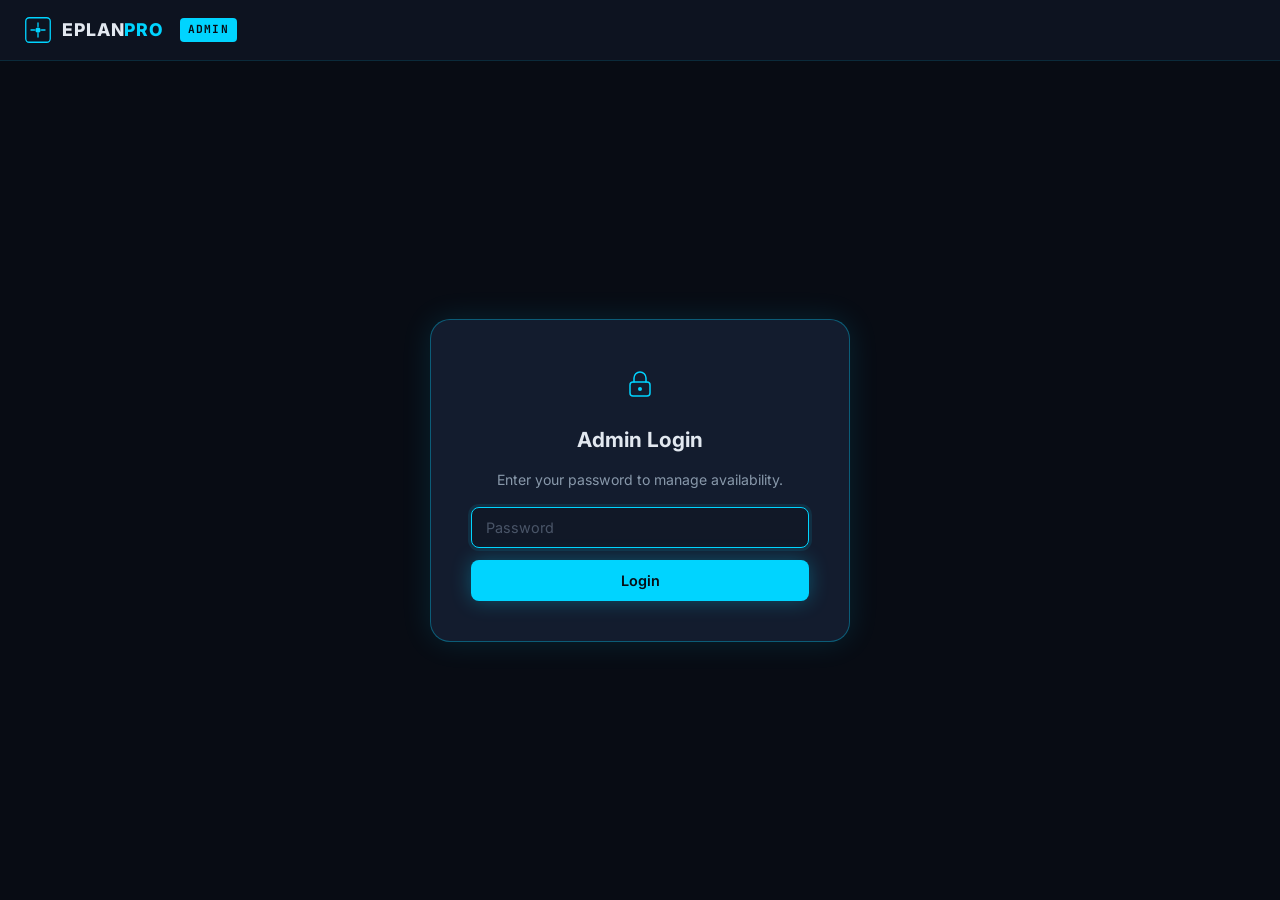
<file: admin.html>
<!DOCTYPE html>
<html lang="en">
<head>
  <meta charset="UTF-8" />
  <meta name="viewport" content="width=device-width, initial-scale=1.0" />
  <meta name="robots" content="noindex, nofollow" />
  <title>Admin — Availability | EplanPro</title>
  <link rel="preconnect" href="https://fonts.googleapis.com" />
  <link href="https://fonts.googleapis.com/css2?family=Inter:wght@300;400;500;600;700;800&family=JetBrains+Mono:wght@400;500&display=swap" rel="stylesheet" />
  <link rel="stylesheet" href="styles.css" />
</head>
<body class="admin-page">

  <!-- Top bar -->
  <header class="admin-header">
    <a href="index.html" class="nav__logo">
      <span class="nav__logo-icon">
        <svg width="28" height="28" viewBox="0 0 32 32" fill="none">
          <rect x="2" y="2" width="28" height="28" rx="4" stroke="#00d4ff" stroke-width="1.5"/>
          <path d="M8 16h4M20 16h4M16 8v4M16 20v4" stroke="#00d4ff" stroke-width="1.5" stroke-linecap="round"/>
          <circle cx="16" cy="16" r="3" fill="#00d4ff"/>
        </svg>
      </span>
      <span class="nav__logo-text">EPLAN<span class="accent">PRO</span></span>
    </a>
    <span class="admin-header__tag">ADMIN</span>
    <div class="admin-header__actions" id="adminHeaderActions" style="display:none">
      <a href="index.html" class="btn btn--ghost btn--sm" target="_blank">View site ↗</a>
      <button class="btn btn--ghost btn--sm" id="logoutBtn">Log out</button>
    </div>
  </header>

  <!-- Login -->
  <main class="admin-main" id="loginView">
    <div class="modal-box admin-login">
      <div class="modal-icon">
        <svg width="32" height="32" viewBox="0 0 32 32" fill="none"><rect x="6" y="14" width="20" height="14" rx="3" stroke="#00d4ff" stroke-width="1.5"/><path d="M10 14v-4a6 6 0 0112 0v4" stroke="#00d4ff" stroke-width="1.5" stroke-linecap="round"/><circle cx="16" cy="21" r="2" fill="#00d4ff"/></svg>
      </div>
      <h3 class="modal-title">Admin Login</h3>
      <p class="modal-sub">Enter your password to manage availability.</p>
      <div class="modal-field">
        <input type="password" id="pwInput" class="form-input" placeholder="Password" autocomplete="current-password" />
      </div>
      <div class="modal-error" id="loginError">Incorrect password.</div>
      <button class="btn btn--primary btn--full" id="loginBtn">Login</button>
    </div>
  </main>

  <!-- Editor -->
  <main class="admin-main admin-editor" id="editorView" style="display:none">
    <div class="container">
      <div class="admin-editor__head">
        <div>
          <h1 class="admin-editor__title">Availability Manager</h1>
          <p class="admin-editor__sub">Click any month to set available capacity. Based on a 40h work week.</p>
        </div>
        <div class="admin-editor__legend">
          <span class="avail-legend__item"><span class="avail-dot avail-dot--green"></span>≥80%</span>
          <span class="avail-legend__item"><span class="avail-dot avail-dot--orange"></span>40–79%</span>
          <span class="avail-legend__item"><span class="avail-dot avail-dot--red"></span>&lt;40%</span>
        </div>
      </div>

      <div class="admin-toolbar-inline">
        <span class="admin-saved" id="savedMsg"></span>
        <div class="admin-toolbar-inline__btns">
          <button class="btn btn--ghost btn--sm" id="resetAllBtn">Reset all to 100%</button>
        </div>
      </div>

      <div class="avail-calendar" id="availCalendar"></div>
      <p class="avail-note">Changes save automatically to this browser and appear instantly on the public site.</p>
    </div>
  </main>

  <!-- Edit popover -->
  <div class="avail-popover" id="availPopover">
    <div class="avail-popover__title" id="popoverTitle">June 2026</div>
    <div class="avail-popover__slider-row">
      <input type="range" class="calc-slider" id="popoverSlider" min="0" max="100" value="100" />
    </div>
    <div class="avail-popover__inputs">
      <div class="avail-popover__num-wrap">
        <input type="number" class="form-input" id="popoverNum" min="0" max="100" value="100" />
        <span>%</span>
      </div>
      <div class="avail-popover__hrs" id="popoverHrs">= 40h/wk</div>
    </div>
    <div class="avail-popover__colors">
      <span class="avail-dot avail-dot--green" id="popColorGreen"></span>
      <span class="avail-dot avail-dot--orange" id="popColorOrange"></span>
      <span class="avail-dot avail-dot--red" id="popColorRed"></span>
    </div>
    <div class="avail-popover__actions">
      <button class="btn btn--primary btn--sm" id="popoverSave">Save</button>
      <button class="btn btn--ghost btn--sm" id="popoverCancel">Cancel</button>
    </div>
  </div>

  <script src="admin.js"></script>
</body>
</html>
</file>
<file: styles.css>
/* ============================================================
   EPLAN PRO — Styles
   ============================================================ */

:root {
  --accent: #00d4ff;
  --accent-dim: #0099bb;
  --accent-glow: rgba(0, 212, 255, 0.15);
  --bg: #080c14;
  --bg-2: #0d1320;
  --bg-3: #111827;
  --bg-card: #131c2e;
  --border: rgba(0, 212, 255, 0.12);
  --border-hover: rgba(0, 212, 255, 0.35);
  --text: #e2e8f0;
  --text-muted: #8898aa;
  --text-dim: #4a5568;
  --radius: 12px;
  --radius-lg: 20px;
  --shadow: 0 4px 24px rgba(0,0,0,0.4);
  --shadow-glow: 0 0 30px rgba(0, 212, 255, 0.12);
  --transition: 0.25s cubic-bezier(0.4, 0, 0.2, 1);
  --font: 'Inter', system-ui, sans-serif;
  --mono: 'JetBrains Mono', monospace;
}

*, *::before, *::after { box-sizing: border-box; margin: 0; padding: 0; }

html { scroll-behavior: smooth; font-size: 16px; }

body {
  font-family: var(--font);
  background: var(--bg);
  color: var(--text);
  line-height: 1.6;
  overflow-x: hidden;
}

::selection { background: var(--accent); color: var(--bg); }

a { color: inherit; text-decoration: none; }

img { max-width: 100%; display: block; }

/* ── Utilities ── */
.container {
  width: 100%;
  max-width: 1200px;
  margin: 0 auto;
  padding: 0 24px;
}

.accent { color: var(--accent); }

.btn {
  display: inline-flex;
  align-items: center;
  justify-content: center;
  gap: 8px;
  padding: 12px 28px;
  border-radius: 8px;
  font-family: var(--font);
  font-size: 0.9rem;
  font-weight: 600;
  cursor: pointer;
  border: none;
  transition: var(--transition);
  white-space: nowrap;
  position: relative;
  overflow: hidden;
}

.btn::before {
  content: '';
  position: absolute;
  inset: 0;
  background: rgba(255,255,255,0.06);
  opacity: 0;
  transition: opacity var(--transition);
}

.btn:hover::before { opacity: 1; }

.btn--primary {
  background: var(--accent);
  color: var(--bg);
  box-shadow: 0 0 20px rgba(0,212,255,0.3);
}

.btn--primary:hover {
  transform: translateY(-1px);
  box-shadow: 0 0 32px rgba(0,212,255,0.5);
}

.btn--ghost {
  background: transparent;
  color: var(--text);
  border: 1px solid var(--border-hover);
}

.btn--ghost:hover {
  border-color: var(--accent);
  color: var(--accent);
  transform: translateY(-1px);
}

.btn--sm { padding: 8px 18px; font-size: 0.82rem; }
.btn--full { width: 100%; }

/* ── Progress Bar ── */
.progress-bar {
  position: fixed;
  top: 0;
  left: 0;
  height: 2px;
  width: 0%;
  background: var(--accent);
  z-index: 9999;
  transition: width 0.1s linear;
  box-shadow: 0 0 8px var(--accent);
}

/* ── Nav ── */
.nav {
  position: fixed;
  top: 0;
  left: 0;
  right: 0;
  z-index: 1000;
  transition: background var(--transition), box-shadow var(--transition);
  padding: 0;
}

.nav.scrolled {
  background: rgba(8, 12, 20, 0.92);
  backdrop-filter: blur(12px);
  box-shadow: 0 1px 0 var(--border);
}

.nav__inner {
  display: flex;
  align-items: center;
  gap: 32px;
  padding: 18px 24px;
  max-width: 1200px;
  margin: 0 auto;
}

.nav__logo {
  display: flex;
  align-items: center;
  gap: 10px;
  font-size: 1.1rem;
  font-weight: 800;
  letter-spacing: 0.05em;
  flex-shrink: 0;
}

.nav__logo-icon { display: flex; }

.nav__links {
  display: flex;
  list-style: none;
  gap: 8px;
  margin-left: auto;
}

.nav__link {
  font-size: 0.88rem;
  font-weight: 500;
  color: var(--text-muted);
  padding: 6px 12px;
  border-radius: 6px;
  transition: color var(--transition), background var(--transition);
}

.nav__link:hover {
  color: var(--text);
  background: rgba(255,255,255,0.05);
}

.nav__actions {
  display: flex;
  align-items: center;
  gap: 16px;
}

/* Language Switcher */
.lang-switcher {
  display: flex;
  align-items: center;
  gap: 4px;
  background: rgba(255,255,255,0.04);
  border: 1px solid var(--border);
  border-radius: 6px;
  padding: 2px;
}

.lang-btn {
  font-family: var(--font);
  font-size: 0.75rem;
  font-weight: 700;
  letter-spacing: 0.05em;
  padding: 4px 10px;
  border: none;
  border-radius: 4px;
  cursor: pointer;
  background: transparent;
  color: var(--text-muted);
  transition: var(--transition);
}

.lang-btn.active {
  background: var(--accent);
  color: var(--bg);
}

.lang-divider { display: none; }

.nav__hamburger {
  display: none;
  flex-direction: column;
  gap: 5px;
  background: none;
  border: none;
  cursor: pointer;
  padding: 4px;
  margin-left: auto;
}

.nav__hamburger span {
  display: block;
  width: 22px;
  height: 2px;
  background: var(--text);
  border-radius: 2px;
  transition: var(--transition);
}

/* Mobile Menu */
.mobile-menu {
  position: fixed;
  top: 0;
  right: -100%;
  width: min(300px, 85vw);
  height: 100vh;
  background: var(--bg-2);
  z-index: 999;
  padding: 80px 32px 32px;
  transition: right 0.35s cubic-bezier(0.4,0,0.2,1);
  border-left: 1px solid var(--border);
}

.mobile-menu.open { right: 0; }

.mobile-menu ul { list-style: none; display: flex; flex-direction: column; gap: 4px; }

.mobile-link {
  display: block;
  padding: 12px 0;
  font-size: 1rem;
  font-weight: 500;
  color: var(--text-muted);
  border-bottom: 1px solid var(--border);
  transition: color var(--transition);
}

.mobile-link:hover, .mobile-link--cta { color: var(--accent); }

/* ── Hero ── */
.hero {
  position: relative;
  min-height: 100vh;
  display: flex;
  align-items: center;
  overflow: hidden;
  padding: 120px 0 80px;
}

.hero__grid {
  position: absolute;
  inset: 0;
  background-image:
    linear-gradient(var(--border) 1px, transparent 1px),
    linear-gradient(90deg, var(--border) 1px, transparent 1px);
  background-size: 60px 60px;
  mask-image: radial-gradient(ellipse 80% 80% at 50% 40%, black 30%, transparent 80%);
  pointer-events: none;
}

.hero__particles {
  position: absolute;
  inset: 0;
  pointer-events: none;
  overflow: hidden;
}

.particle {
  position: absolute;
  width: 2px;
  height: 2px;
  background: var(--accent);
  border-radius: 50%;
  opacity: 0;
  animation: floatParticle var(--duration, 8s) var(--delay, 0s) infinite ease-in-out;
}

@keyframes floatParticle {
  0% { opacity: 0; transform: translateY(0) scale(0); }
  10% { opacity: 0.6; transform: translateY(-10px) scale(1); }
  90% { opacity: 0.3; }
  100% { opacity: 0; transform: translateY(-120px) scale(0.5); }
}

.hero__inner {
  position: relative;
  z-index: 1;
  display: flex;
  flex-direction: column;
  align-items: flex-start;
  gap: 32px;
}

.hero__badge {
  display: inline-flex;
  align-items: center;
  gap: 10px;
  background: rgba(0,212,255,0.08);
  border: 1px solid rgba(0,212,255,0.25);
  border-radius: 100px;
  padding: 6px 16px 6px 10px;
  font-size: 0.82rem;
  font-weight: 500;
  color: var(--accent);
}

.pulse {
  width: 8px;
  height: 8px;
  border-radius: 50%;
  background: var(--accent);
  position: relative;
  flex-shrink: 0;
}

.pulse::before {
  content: '';
  position: absolute;
  inset: -4px;
  border-radius: 50%;
  background: var(--accent);
  opacity: 0.3;
  animation: pulse 2s infinite;
}

@keyframes pulse {
  0%, 100% { transform: scale(1); opacity: 0.3; }
  50% { transform: scale(1.6); opacity: 0; }
}

.hero__title {
  display: flex;
  flex-direction: column;
  font-size: clamp(2.8rem, 6vw, 5rem);
  font-weight: 800;
  line-height: 1.08;
  letter-spacing: -0.02em;
}

.hero__title-line {
  display: block;
  opacity: 0;
  transform: translateY(30px);
  animation: slideUp 0.7s cubic-bezier(0.4,0,0.2,1) forwards;
}

.hero__title-line:nth-child(1) { animation-delay: 0.1s; }
.hero__title-line:nth-child(2) { animation-delay: 0.25s; color: var(--accent); }
.hero__title-line:nth-child(3) { animation-delay: 0.4s; }

@keyframes slideUp {
  to { opacity: 1; transform: translateY(0); }
}

.hero__sub {
  max-width: 560px;
  font-size: 1.05rem;
  color: var(--text-muted);
  line-height: 1.7;
  opacity: 0;
  animation: slideUp 0.7s 0.55s forwards;
}

.hero__cta {
  display: flex;
  gap: 12px;
  flex-wrap: wrap;
  opacity: 0;
  animation: slideUp 0.7s 0.7s forwards;
}

.hero__stats {
  display: flex;
  align-items: center;
  gap: 32px;
  margin-top: 16px;
  opacity: 0;
  animation: slideUp 0.7s 0.85s forwards;
}

.stat { text-align: center; }

.stat__num {
  font-size: 2rem;
  font-weight: 800;
  color: var(--accent);
  font-variant-numeric: tabular-nums;
}

.stat__label {
  display: block;
  font-size: 0.78rem;
  color: var(--text-muted);
  margin-top: 2px;
  white-space: nowrap;
}

.stat__divider {
  width: 1px;
  height: 40px;
  background: var(--border);
}

.hero__scroll {
  position: absolute;
  bottom: 32px;
  left: 50%;
  transform: translateX(-50%);
}

.scroll-indicator {
  width: 1px;
  height: 60px;
  background: var(--border);
  position: relative;
  overflow: hidden;
}

.scroll-indicator__line {
  position: absolute;
  top: -100%;
  width: 100%;
  height: 50%;
  background: linear-gradient(transparent, var(--accent));
  animation: scrollLine 2s infinite;
}

@keyframes scrollLine {
  0% { top: -100%; }
  100% { top: 200%; }
}

/* ── Sections ── */
.section {
  padding: 100px 0;
}

.section--dark {
  background: var(--bg-2);
}

.section__header {
  text-align: center;
  margin-bottom: 64px;
}

.section__tag {
  display: inline-block;
  font-size: 0.78rem;
  font-weight: 700;
  letter-spacing: 0.12em;
  text-transform: uppercase;
  color: var(--accent);
  margin-bottom: 12px;
  font-family: var(--mono);
}

.section__title {
  font-size: clamp(1.8rem, 3.5vw, 2.8rem);
  font-weight: 800;
  letter-spacing: -0.02em;
  line-height: 1.15;
  margin-bottom: 16px;
}

.section__sub {
  font-size: 1rem;
  color: var(--text-muted);
  max-width: 560px;
  margin: 0 auto;
  line-height: 1.7;
}

/* ── Services ── */
.services-grid {
  display: grid;
  grid-template-columns: repeat(auto-fit, minmax(260px, 1fr));
  gap: 20px;
}

.service-card {
  background: var(--bg-card);
  border: 1px solid var(--border);
  border-radius: var(--radius-lg);
  padding: 36px 28px;
  position: relative;
  transition: border-color var(--transition), transform var(--transition), box-shadow var(--transition);
  overflow: hidden;
}

.service-card::before {
  content: '';
  position: absolute;
  top: 0;
  left: 0;
  right: 0;
  height: 1px;
  background: linear-gradient(90deg, transparent, var(--accent), transparent);
  opacity: 0;
  transition: opacity var(--transition);
}

.service-card:hover {
  border-color: var(--border-hover);
  transform: translateY(-4px);
  box-shadow: var(--shadow-glow);
}

.service-card:hover::before { opacity: 1; }

.service-card--featured {
  border-color: rgba(0,212,255,0.3);
  background: linear-gradient(135deg, var(--bg-card), rgba(0,212,255,0.04));
}

.service-card--featured::before { opacity: 0.5; }

.service-card__badge {
  position: absolute;
  top: 16px;
  right: 16px;
  font-size: 0.7rem;
  font-weight: 700;
  letter-spacing: 0.08em;
  text-transform: uppercase;
  color: var(--bg);
  background: var(--accent);
  padding: 3px 10px;
  border-radius: 100px;
}

.service-card__icon {
  margin-bottom: 20px;
  width: 60px;
  height: 60px;
  background: var(--accent-glow);
  border-radius: 12px;
  display: flex;
  align-items: center;
  justify-content: center;
  border: 1px solid var(--border);
}

.service-card__title {
  font-size: 1.15rem;
  font-weight: 700;
  margin-bottom: 12px;
}

.service-card__desc {
  font-size: 0.9rem;
  color: var(--text-muted);
  line-height: 1.65;
  margin-bottom: 20px;
}

.service-card__features {
  list-style: none;
  display: flex;
  flex-direction: column;
  gap: 8px;
}

.service-card__features li {
  font-size: 0.82rem;
  color: var(--text-muted);
  display: flex;
  align-items: center;
  gap: 8px;
}

.service-card__features li::before {
  content: '';
  width: 6px;
  height: 6px;
  border-radius: 50%;
  background: var(--accent);
  flex-shrink: 0;
}

/* ── Process ── */
.process-steps {
  display: flex;
  align-items: flex-start;
  gap: 0;
  position: relative;
}

.process-step {
  flex: 1;
  display: flex;
  flex-direction: column;
  align-items: center;
  text-align: center;
  gap: 16px;
  padding: 0 20px;
}

.process-step__num {
  width: 56px;
  height: 56px;
  border-radius: 50%;
  border: 2px solid var(--accent);
  display: flex;
  align-items: center;
  justify-content: center;
  font-family: var(--mono);
  font-weight: 700;
  font-size: 0.85rem;
  color: var(--accent);
  background: var(--bg-2);
  position: relative;
  z-index: 1;
  flex-shrink: 0;
}

.process-step__content h4 {
  font-size: 1rem;
  font-weight: 700;
  margin-bottom: 8px;
}

.process-step__content p {
  font-size: 0.85rem;
  color: var(--text-muted);
  line-height: 1.65;
}

.process-connector {
  flex: 0 0 auto;
  width: 40px;
  height: 2px;
  background: linear-gradient(90deg, var(--accent), rgba(0,212,255,0.3));
  margin-top: 27px;
  position: relative;
}

/* ── Calculator ── */
.calculator {
  display: grid;
  grid-template-columns: 1fr 380px;
  gap: 40px;
  align-items: start;
}

.calc-group {
  margin-bottom: 32px;
}

.calc-label {
  display: flex;
  align-items: center;
  justify-content: space-between;
  font-size: 0.88rem;
  font-weight: 600;
  color: var(--text);
  margin-bottom: 12px;
}

.calc-value-display {
  font-family: var(--mono);
  font-size: 1.1rem;
  color: var(--accent);
  font-weight: 700;
}

.calc-options {
  display: flex;
  gap: 8px;
  flex-wrap: wrap;
}

.calc-option {
  padding: 8px 16px;
  border-radius: 8px;
  border: 1px solid var(--border);
  background: var(--bg-card);
  color: var(--text-muted);
  font-family: var(--font);
  font-size: 0.85rem;
  cursor: pointer;
  transition: var(--transition);
}

.calc-option:hover {
  border-color: var(--accent);
  color: var(--text);
}

.calc-option.active {
  border-color: var(--accent);
  background: var(--accent-glow);
  color: var(--accent);
  font-weight: 600;
}

/* Slider */
.calc-slider {
  width: 100%;
  height: 4px;
  background: var(--border);
  border-radius: 2px;
  outline: none;
  appearance: none;
  -webkit-appearance: none;
  cursor: pointer;
  position: relative;
}

.calc-slider::-webkit-slider-thumb {
  appearance: none;
  -webkit-appearance: none;
  width: 20px;
  height: 20px;
  border-radius: 50%;
  background: var(--accent);
  box-shadow: 0 0 10px rgba(0,212,255,0.5);
  cursor: pointer;
  transition: transform 0.15s;
}

.calc-slider::-webkit-slider-thumb:hover {
  transform: scale(1.2);
}

.calc-slider-labels {
  display: flex;
  justify-content: space-between;
  margin-top: 6px;
}

.calc-slider-labels span {
  font-size: 0.72rem;
  color: var(--text-dim);
  font-family: var(--mono);
}

/* Checkboxes */
.calc-checks {
  display: grid;
  grid-template-columns: 1fr 1fr;
  gap: 10px;
}

.calc-check {
  display: flex;
  align-items: center;
  gap: 10px;
  cursor: pointer;
  font-size: 0.88rem;
  color: var(--text-muted);
  transition: color var(--transition);
}

.calc-check:hover { color: var(--text); }

.calc-check input { display: none; }

.calc-check__box {
  width: 18px;
  height: 18px;
  border: 1.5px solid var(--border-hover);
  border-radius: 4px;
  flex-shrink: 0;
  position: relative;
  transition: var(--transition);
  background: var(--bg-card);
}

.calc-check input:checked + .calc-check__box {
  background: var(--accent);
  border-color: var(--accent);
}

.calc-check input:checked + .calc-check__box::after {
  content: '';
  position: absolute;
  inset: 0;
  background: url("data:image/svg+xml,%3Csvg width='12' height='12' viewBox='0 0 12 12' fill='none' xmlns='http://www.w3.org/2000/svg'%3E%3Cpath d='M2 6l3 3 5-6' stroke='%23080c14' stroke-width='2' stroke-linecap='round' stroke-linejoin='round'/%3E%3C/svg%3E") center/12px no-repeat;
}

/* Result Card */
.calculator__result { position: sticky; top: 100px; }

.calc-result-card {
  background: var(--bg-card);
  border: 1px solid var(--border-hover);
  border-radius: var(--radius-lg);
  overflow: hidden;
  box-shadow: var(--shadow-glow);
}

.calc-result-card__inner {
  padding: 40px 32px 32px;
  text-align: center;
  border-bottom: 1px solid var(--border);
}

.calc-result-label {
  font-size: 0.8rem;
  font-weight: 600;
  letter-spacing: 0.1em;
  text-transform: uppercase;
  color: var(--text-muted);
  font-family: var(--mono);
  margin-bottom: 12px;
}

.calc-result-price {
  display: flex;
  align-items: flex-start;
  justify-content: center;
  gap: 4px;
  margin-bottom: 4px;
}

.calc-result-price .currency {
  font-size: 1.5rem;
  font-weight: 700;
  color: var(--text-muted);
  margin-top: 8px;
}

.calc-result-price .amount {
  font-size: 3.5rem;
  font-weight: 800;
  color: var(--accent);
  font-variant-numeric: tabular-nums;
  line-height: 1;
  transition: all 0.3s cubic-bezier(0.4,0,0.2,1);
}

.calc-result-range {
  font-size: 1rem;
  color: var(--text-muted);
  margin-bottom: 12px;
  font-weight: 500;
}

.calc-result-note {
  font-size: 0.78rem;
  color: var(--text-dim);
  margin-bottom: 20px;
  font-style: italic;
}

.calc-result-breakdown {
  display: flex;
  flex-direction: column;
  gap: 6px;
  text-align: left;
  margin-top: 16px;
}

.breakdown-item {
  display: flex;
  justify-content: space-between;
  font-size: 0.82rem;
  color: var(--text-muted);
  padding: 4px 0;
  border-bottom: 1px solid rgba(255,255,255,0.04);
}

.breakdown-item span:last-child {
  color: var(--text);
  font-weight: 500;
  font-family: var(--mono);
}

.calc-result-actions {
  padding: 20px 24px;
  display: flex;
  flex-direction: column;
  gap: 8px;
}

/* ── About ── */
.about-grid {
  display: grid;
  grid-template-columns: 1fr 1fr;
  gap: 80px;
  align-items: center;
}

.about-content .section__title { text-align: left; }
.about-content .section__tag { margin-bottom: 12px; }

.about-content p {
  color: var(--text-muted);
  line-height: 1.75;
  margin-bottom: 16px;
  font-size: 0.95rem;
}

.trust-badges {
  display: flex;
  flex-wrap: wrap;
  gap: 10px;
  margin-top: 28px;
}

.trust-badge {
  display: inline-flex;
  align-items: center;
  gap: 8px;
  background: var(--accent-glow);
  border: 1px solid var(--border-hover);
  border-radius: 100px;
  padding: 6px 14px 6px 10px;
  font-size: 0.82rem;
  font-weight: 500;
  color: var(--text);
}

/* Tech Card */
.about-visual {
  position: relative;
}

.tech-card {
  background: var(--bg-3);
  border: 1px solid var(--border-hover);
  border-radius: var(--radius-lg);
  overflow: hidden;
  box-shadow: var(--shadow-glow);
}

.tech-card__header {
  display: flex;
  align-items: center;
  gap: 6px;
  padding: 12px 16px;
  background: rgba(255,255,255,0.03);
  border-bottom: 1px solid var(--border);
}

.tech-card__dot {
  width: 10px;
  height: 10px;
  border-radius: 50%;
}

.tech-card__dot--red { background: #ff5f56; }
.tech-card__dot--yellow { background: #febc2e; }
.tech-card__dot--green { background: #28c840; }

.tech-card__title {
  margin-left: 8px;
  font-family: var(--mono);
  font-size: 0.78rem;
  color: var(--text-muted);
}

.tech-card__body {
  padding: 20px 24px;
  display: flex;
  flex-direction: column;
  gap: 10px;
}

.code-line {
  font-family: var(--mono);
  font-size: 0.85rem;
  display: flex;
  gap: 16px;
}

.code-indent { padding-left: 16px; }

.code-key { color: #7dd3fc; flex-shrink: 0; min-width: 110px; }
.code-str { color: #86efac; }
.code-val { color: var(--text-muted); }
.code-num { color: #fbbf24; }
.code-comment { color: var(--text-dim); }
.code-ok { color: #86efac; }

.tech-float {
  position: absolute;
  background: var(--bg-card);
  border: 1px solid var(--border-hover);
  border-radius: 8px;
  padding: 6px 14px;
  font-size: 0.78rem;
  box-shadow: var(--shadow);
  animation: float 4s ease-in-out infinite;
}

.tech-float--1 {
  top: -16px;
  right: -16px;
  animation-delay: 0s;
}

.tech-float--2 {
  bottom: -16px;
  left: -16px;
  animation-delay: 2s;
}

.code-mono {
  font-family: var(--mono);
  color: var(--accent);
  font-size: 0.78rem;
}

@keyframes float {
  0%, 100% { transform: translateY(0); }
  50% { transform: translateY(-6px); }
}

/* ── Testimonials ── */
.testimonials-grid {
  display: grid;
  grid-template-columns: repeat(auto-fit, minmax(280px, 1fr));
  gap: 20px;
}

.testimonial {
  background: var(--bg-card);
  border: 1px solid var(--border);
  border-radius: var(--radius-lg);
  padding: 28px;
  transition: border-color var(--transition), transform var(--transition);
}

.testimonial:hover {
  border-color: var(--border-hover);
  transform: translateY(-3px);
}

.testimonial__stars {
  color: #fbbf24;
  font-size: 0.9rem;
  letter-spacing: 2px;
  margin-bottom: 16px;
}

.testimonial__text {
  font-size: 0.9rem;
  color: var(--text-muted);
  line-height: 1.7;
  margin-bottom: 20px;
  font-style: italic;
}

.testimonial__author {
  display: flex;
  align-items: center;
  gap: 12px;
}

.testimonial__avatar {
  width: 40px;
  height: 40px;
  border-radius: 50%;
  background: var(--accent-glow);
  border: 1px solid var(--border-hover);
  display: flex;
  align-items: center;
  justify-content: center;
  font-size: 0.78rem;
  font-weight: 700;
  color: var(--accent);
  flex-shrink: 0;
}

.testimonial__name {
  font-weight: 600;
  font-size: 0.88rem;
}

.testimonial__role {
  font-size: 0.78rem;
  color: var(--text-muted);
  margin-top: 2px;
}

/* ── Contact ── */
.contact-grid {
  display: grid;
  grid-template-columns: 1fr 1fr;
  gap: 60px;
}

.contact-block .section__title,
.quote-block .section__title {
  text-align: left;
  font-size: clamp(1.4rem, 2.5vw, 2rem);
}

.contact-block p,
.quote-block p {
  color: var(--text-muted);
  font-size: 0.92rem;
  line-height: 1.7;
  margin-bottom: 28px;
}

.contact-methods {
  display: flex;
  flex-direction: column;
  gap: 12px;
  margin-bottom: 32px;
}

.contact-method {
  display: flex;
  align-items: center;
  gap: 14px;
  padding: 14px 18px;
  background: var(--bg-card);
  border: 1px solid var(--border);
  border-radius: 10px;
  transition: border-color var(--transition), transform var(--transition);
}

.contact-method:hover {
  border-color: var(--border-hover);
  transform: translateX(4px);
}

.contact-method__icon {
  width: 36px;
  height: 36px;
  background: var(--accent-glow);
  border-radius: 8px;
  display: flex;
  align-items: center;
  justify-content: center;
  flex-shrink: 0;
}

.contact-method__label {
  font-size: 0.72rem;
  font-weight: 700;
  letter-spacing: 0.08em;
  text-transform: uppercase;
  color: var(--text-dim);
  margin-bottom: 2px;
}

.contact-method__val {
  font-size: 0.88rem;
  color: var(--accent);
  font-weight: 500;
}

/* Forms */
.contact-form, .quote-form {
  display: flex;
  flex-direction: column;
  gap: 16px;
}

.form-row {
  display: grid;
  grid-template-columns: 1fr 1fr;
  gap: 16px;
}

.form-group {
  display: flex;
  flex-direction: column;
  gap: 6px;
}

.form-label {
  font-size: 0.82rem;
  font-weight: 600;
  color: var(--text-muted);
}

.form-input {
  background: var(--bg-3);
  border: 1px solid var(--border);
  border-radius: 8px;
  padding: 11px 14px;
  color: var(--text);
  font-family: var(--font);
  font-size: 0.9rem;
  outline: none;
  transition: border-color var(--transition), box-shadow var(--transition);
  width: 100%;
}

.form-input:focus {
  border-color: var(--accent);
  box-shadow: 0 0 0 3px rgba(0,212,255,0.1);
}

.form-input::placeholder { color: var(--text-dim); }

.form-textarea {
  resize: vertical;
  min-height: 110px;
}

.form-select {
  appearance: none;
  background-image: url("data:image/svg+xml,%3Csvg width='12' height='8' viewBox='0 0 12 8' fill='none' xmlns='http://www.w3.org/2000/svg'%3E%3Cpath d='M1 1l5 5 5-5' stroke='%238898aa' stroke-width='1.5' stroke-linecap='round'/%3E%3C/svg%3E");
  background-repeat: no-repeat;
  background-position: right 14px center;
  cursor: pointer;
}

.form-checks {
  display: grid;
  grid-template-columns: 1fr 1fr;
  gap: 10px;
}

.form-success {
  display: none;
  flex-direction: column;
  align-items: center;
  gap: 16px;
  padding: 40px 20px;
  text-align: center;
  color: var(--accent);
}

.form-success p {
  color: var(--text) !important;
  font-size: 1rem !important;
  margin: 0 !important;
}

.form-success.visible { display: flex; }

/* ── Footer ── */
.footer {
  background: var(--bg-2);
  border-top: 1px solid var(--border);
  padding: 60px 0 32px;
}

.footer__inner {
  display: grid;
  grid-template-columns: 2fr 1fr 1fr 1.5fr;
  gap: 48px;
  margin-bottom: 48px;
}

.footer__brand .nav__logo-text {
  font-size: 1.1rem;
  font-weight: 800;
  letter-spacing: 0.05em;
  display: block;
  margin-bottom: 12px;
}

.footer__brand p {
  font-size: 0.85rem;
  color: var(--text-muted);
  line-height: 1.6;
}

.footer__links h4 {
  font-size: 0.78rem;
  font-weight: 700;
  letter-spacing: 0.1em;
  text-transform: uppercase;
  color: var(--text-dim);
  margin-bottom: 16px;
}

.footer__links ul { list-style: none; display: flex; flex-direction: column; gap: 8px; }

.footer__links a {
  font-size: 0.88rem;
  color: var(--text-muted);
  transition: color var(--transition);
}

.footer__links a:hover { color: var(--accent); }

.footer__legal {
  grid-column: 1 / -1;
  border-top: 1px solid var(--border);
  padding-top: 24px;
  display: flex;
  justify-content: space-between;
  font-size: 0.8rem;
  color: var(--text-dim);
}

/* ── Reveal Animation ── */
.reveal {
  opacity: 0;
  transform: translateY(24px);
  transition: opacity 0.65s cubic-bezier(0.4,0,0.2,1), transform 0.65s cubic-bezier(0.4,0,0.2,1);
}

.reveal.visible {
  opacity: 1;
  transform: translateY(0);
}

/* Stagger children in grids */
.services-grid .reveal:nth-child(2) { transition-delay: 0.1s; }
.services-grid .reveal:nth-child(3) { transition-delay: 0.2s; }
.services-grid .reveal:nth-child(4) { transition-delay: 0.3s; }

.testimonials-grid .reveal:nth-child(2) { transition-delay: 0.1s; }
.testimonials-grid .reveal:nth-child(3) { transition-delay: 0.2s; }

/* ── Responsive ── */
@media (max-width: 1024px) {
  .calculator {
    grid-template-columns: 1fr;
  }
  .calculator__result { position: static; }
  .about-grid { grid-template-columns: 1fr; gap: 48px; }
  .process-steps { flex-direction: column; align-items: stretch; }
  .process-connector { width: 2px; height: 40px; margin: 0 auto; background: linear-gradient(180deg, var(--accent), rgba(0,212,255,0.3)); }
  .process-step { flex-direction: row; text-align: left; align-items: flex-start; }
  .footer__inner { grid-template-columns: 1fr 1fr; }
}

@media (max-width: 768px) {
  .nav__links, .nav__actions { display: none; }
  .nav__hamburger { display: flex; }
  .nav__inner { gap: 16px; }
  .contact-grid { grid-template-columns: 1fr; gap: 48px; }
  .form-row { grid-template-columns: 1fr; }
  .hero__stats { gap: 20px; flex-wrap: wrap; justify-content: center; }
  .calc-checks, .form-checks { grid-template-columns: 1fr; }
  .footer__inner { grid-template-columns: 1fr; gap: 32px; }
  .footer__legal { flex-direction: column; gap: 4px; }
  .section { padding: 70px 0; }
  .tech-float { display: none; }
}

@media (max-width: 480px) {
  .hero__title { font-size: 2.4rem; }
  .hero__cta { flex-direction: column; }
  .btn { width: 100%; }
  .hero__cta .btn { width: auto; }
  .services-grid { grid-template-columns: 1fr; }
}

/* ── Availability Calendar ───────────────────────────────────── */

.avail-legend {
  display: flex;
  align-items: center;
  gap: 28px;
  flex-wrap: wrap;
  justify-content: center;
  margin-bottom: 36px;
}

.avail-legend__item {
  display: flex;
  align-items: center;
  gap: 8px;
  font-size: 0.84rem;
  color: var(--text-muted);
}

.avail-dot {
  width: 12px;
  height: 12px;
  border-radius: 50%;
  display: inline-block;
  flex-shrink: 0;
}

.avail-dot--green  { background: #22c55e; box-shadow: 0 0 6px rgba(34,197,94,0.5); }
.avail-dot--orange { background: #f97316; box-shadow: 0 0 6px rgba(249,115,22,0.5); }
.avail-dot--red    { background: #ef4444; box-shadow: 0 0 6px rgba(239,68,68,0.5); }

/* Calendar grid */
.avail-grid {
  display: grid;
  grid-template-columns: 60px repeat(12, 1fr);
  gap: 4px;
  overflow-x: auto;
  padding-bottom: 4px;
}

.avail-grid__corner { /* empty top-left */ }

.avail-grid__month-hdr {
  font-size: 0.7rem;
  font-weight: 700;
  font-family: var(--mono);
  color: var(--text-dim);
  text-align: center;
  padding: 4px 0 8px;
  letter-spacing: 0.05em;
}

.avail-grid__year-lbl {
  font-size: 0.8rem;
  font-weight: 700;
  font-family: var(--mono);
  color: var(--text-muted);
  display: flex;
  align-items: center;
  padding-right: 8px;
}

.avail-grid__empty {
  min-height: 40px;
  background: rgba(255,255,255,0.015);
  border: 1px dashed rgba(255,255,255,0.05);
  border-radius: 6px;
}

/* Month cells — dot only */
.avail-month {
  min-height: 40px;
  border-radius: 6px;
  display: flex;
  align-items: center;
  justify-content: center;
  position: relative;
  transition: transform var(--transition), box-shadow var(--transition);
  border: 1px solid transparent;
  cursor: default;
  background: rgba(255,255,255,0.03);
}

.avail-month--green  { border-color: rgba(34,197,94,0.15); }
.avail-month--orange { border-color: rgba(249,115,22,0.15); }
.avail-month--red    { border-color: rgba(239,68,68,0.15); }

/* Make the dot inside cells slightly larger */
.avail-month .avail-dot {
  width: 14px;
  height: 14px;
}

.avail-month__edit-icon {
  position: absolute;
  top: 4px;
  right: 5px;
  font-size: 0.65rem;
  color: var(--text-dim);
  opacity: 0;
  transition: opacity var(--transition);
}

/* Admin edit mode */
.avail-month--editable {
  cursor: pointer;
}

.avail-month--editable:hover {
  transform: scale(1.06);
  box-shadow: 0 0 12px rgba(0, 212, 255, 0.25);
  border-color: var(--accent) !important;
  z-index: 2;
}

.avail-month--editable:hover .avail-month__edit-icon { opacity: 1; }

.avail-note {
  text-align: center;
  font-size: 0.78rem;
  color: var(--text-dim);
  margin-top: 20px;
  font-style: italic;
}

/* ── Admin Trigger (footer) ──────────────────────────────────── */

.admin-trigger {
  background: none;
  border: none;
  color: var(--text-dim);
  font-family: var(--font);
  font-size: 0.8rem;
  cursor: pointer;
  transition: color var(--transition);
  padding: 0;
}

.admin-trigger:hover { color: var(--accent); }

/* ── Admin Toolbar ───────────────────────────────────────────── */

.admin-toolbar {
  position: fixed;
  bottom: -80px;
  left: 50%;
  transform: translateX(-50%);
  display: flex;
  align-items: center;
  gap: 16px;
  background: var(--bg-card);
  border: 1px solid var(--accent);
  border-radius: 100px;
  padding: 10px 20px 10px 14px;
  z-index: 500;
  box-shadow: 0 0 24px rgba(0,212,255,0.25);
  transition: bottom 0.4s cubic-bezier(0.4,0,0.2,1);
  white-space: nowrap;
}

.admin-toolbar.visible { bottom: 24px; }

.admin-toolbar__badge {
  display: flex;
  align-items: center;
  gap: 8px;
  font-size: 0.82rem;
  color: var(--accent);
  font-weight: 500;
}

/* ── Modal ───────────────────────────────────────────────────── */

.modal-overlay {
  position: fixed;
  inset: 0;
  background: rgba(0,0,0,0.7);
  backdrop-filter: blur(6px);
  display: flex;
  align-items: center;
  justify-content: center;
  z-index: 2000;
  opacity: 0;
  pointer-events: none;
  transition: opacity 0.25s;
}

.modal-overlay.open {
  opacity: 1;
  pointer-events: all;
}

.modal-box {
  background: var(--bg-card);
  border: 1px solid var(--border-hover);
  border-radius: var(--radius-lg);
  padding: 48px 40px 40px;
  width: min(420px, 90vw);
  position: relative;
  box-shadow: var(--shadow-glow);
  display: flex;
  flex-direction: column;
  align-items: center;
  gap: 12px;
  animation: modalIn 0.3s cubic-bezier(0.4,0,0.2,1);
}

@keyframes modalIn {
  from { transform: scale(0.93) translateY(12px); opacity: 0; }
  to   { transform: scale(1) translateY(0); opacity: 1; }
}

.modal-close {
  position: absolute;
  top: 16px;
  right: 16px;
  background: none;
  border: none;
  color: var(--text-dim);
  font-size: 1rem;
  cursor: pointer;
  padding: 4px 8px;
  border-radius: 4px;
  transition: color var(--transition), background var(--transition);
}

.modal-close:hover { color: var(--text); background: rgba(255,255,255,0.06); }

.modal-icon { margin-bottom: 4px; }

.modal-title {
  font-size: 1.3rem;
  font-weight: 700;
  text-align: center;
}

.modal-sub {
  font-size: 0.88rem;
  color: var(--text-muted);
  text-align: center;
  line-height: 1.6;
}

.modal-field { width: 100%; margin-top: 4px; }

.modal-error {
  font-size: 0.82rem;
  color: #f87171;
  display: none;
}

.modal-error.visible { display: block; }

/* ── Availability Edit Popover ───────────────────────────────── */

.avail-popover {
  position: fixed;
  background: var(--bg-card);
  border: 1px solid var(--border-hover);
  border-radius: var(--radius);
  padding: 20px;
  width: 220px;
  z-index: 600;
  box-shadow: 0 8px 32px rgba(0,0,0,0.5), 0 0 16px rgba(0,212,255,0.1);
  display: none;
  flex-direction: column;
  gap: 12px;
  animation: popIn 0.2s cubic-bezier(0.4,0,0.2,1);
}

.avail-popover.visible { display: flex; }

@keyframes popIn {
  from { transform: scale(0.9) translateY(-6px); opacity: 0; }
  to   { transform: scale(1) translateY(0); opacity: 1; }
}

.avail-popover__title {
  font-size: 0.88rem;
  font-weight: 700;
  color: var(--accent);
  font-family: var(--mono);
  text-align: center;
}

.avail-popover__slider-row { padding: 0 2px; }

.avail-popover__inputs {
  display: flex;
  align-items: center;
  gap: 8px;
}

.avail-popover__num-wrap {
  display: flex;
  align-items: center;
  gap: 4px;
  font-size: 0.88rem;
  flex: 1;
}

.avail-popover__num-wrap input {
  width: 60px;
  text-align: center;
  padding: 6px 8px;
  font-size: 0.88rem;
}

.avail-popover__hrs {
  font-size: 0.78rem;
  color: var(--text-muted);
  font-family: var(--mono);
  flex: 1;
  text-align: right;
}

.avail-popover__colors {
  display: flex;
  align-items: center;
  gap: 8px;
  justify-content: center;
}

.avail-popover__colors .avail-dot {
  width: 10px;
  height: 10px;
  opacity: 0.3;
  transition: opacity 0.2s, transform 0.2s;
}

.avail-popover__colors .avail-dot.active {
  opacity: 1;
  transform: scale(1.4);
}

.avail-popover__actions {
  display: flex;
  gap: 8px;
}

/* ── Responsive: Availability ────────────────────────────────── */

@media (max-width: 900px) {
  .avail-grid {
    grid-template-columns: 48px repeat(12, minmax(36px, 1fr));
  }
  .avail-month { min-height: 36px; }
  .avail-month__hrs { display: none; }
}

@media (max-width: 600px) {
  .avail-grid {
    grid-template-columns: 40px repeat(12, minmax(28px, 1fr));
    gap: 3px;
  }
  .avail-month { min-height: 32px; border-radius: 4px; }
  .avail-month .avail-dot { width: 10px; height: 10px; }
  .avail-grid__month-hdr { font-size: 0.58rem; padding-bottom: 4px; }
  .avail-legend { gap: 16px; }
  .avail-legend__item { font-size: 0.76rem; }
}

/* ── Mobile language switcher ─────────────────────────────────── */
.mobile-lang {
  display: flex;
  align-items: center;
  justify-content: space-between;
  margin-top: 28px;
  padding-top: 20px;
  border-top: 1px solid var(--border);
}

.mobile-lang__label {
  font-size: 0.78rem;
  font-weight: 700;
  letter-spacing: 0.08em;
  text-transform: uppercase;
  color: var(--text-dim);
}

/* ── 3D Showcase ─────────────────────────────────────────────── */
.showcase {
  display: grid;
  grid-template-columns: 1.6fr 1fr;
  gap: 24px;
  align-items: stretch;
}

.showcase__main { display: flex; }

.showcase__viewport {
  position: relative;
  flex: 1;
  background:
    radial-gradient(ellipse 70% 60% at 50% 30%, rgba(0,212,255,0.08), transparent 70%),
    linear-gradient(160deg, var(--bg-3), var(--bg-2));
  border: 1px solid var(--border-hover);
  border-radius: var(--radius-lg);
  padding: 24px;
  display: flex;
  flex-direction: column;
  align-items: center;
  overflow: hidden;
  box-shadow: var(--shadow-glow);
}

.showcase__viewport::before {
  content: '';
  position: absolute;
  inset: 0;
  background-image:
    linear-gradient(var(--border) 1px, transparent 1px),
    linear-gradient(90deg, var(--border) 1px, transparent 1px);
  background-size: 32px 32px;
  mask-image: radial-gradient(ellipse 60% 60% at 50% 50%, black, transparent 75%);
  opacity: 0.4;
  pointer-events: none;
}

.showcase__badge {
  position: absolute;
  top: 16px;
  left: 16px;
  display: inline-flex;
  align-items: center;
  gap: 8px;
  background: rgba(0,212,255,0.08);
  border: 1px solid rgba(0,212,255,0.25);
  border-radius: 100px;
  padding: 5px 14px 5px 9px;
  font-size: 0.75rem;
  font-weight: 500;
  color: var(--accent);
  z-index: 2;
}

.cabinet-3d {
  width: 100%;
  max-width: 360px;
  height: auto;
  position: relative;
  z-index: 1;
  filter: drop-shadow(0 20px 40px rgba(0,0,0,0.5));
  transition: transform 0.6s cubic-bezier(0.4,0,0.2,1);
  transform-style: preserve-3d;
}

.showcase__viewport:hover .cabinet-3d {
  transform: rotateY(-6deg) rotateX(2deg) scale(1.02);
}

.showcase__specs {
  display: flex;
  gap: 10px;
  flex-wrap: wrap;
  justify-content: center;
  margin-top: 16px;
  z-index: 1;
}

.showcase__spec {
  font-family: var(--mono);
  font-size: 0.72rem;
  color: var(--text-muted);
  background: rgba(255,255,255,0.04);
  border: 1px solid var(--border);
  border-radius: 6px;
  padding: 4px 10px;
}

.showcase__side {
  display: flex;
  flex-direction: column;
  gap: 24px;
}

.showcase__thumb {
  flex: 1;
  position: relative;
  background: linear-gradient(160deg, var(--bg-3), var(--bg-2));
  border: 1px solid var(--border);
  border-radius: var(--radius);
  padding: 16px;
  display: flex;
  align-items: center;
  justify-content: center;
  transition: border-color var(--transition), transform var(--transition);
  overflow: hidden;
}

.showcase__thumb:hover {
  border-color: var(--border-hover);
  transform: translateY(-3px);
}

.showcase__thumb svg { width: 100%; max-width: 220px; height: auto; }

.showcase__thumb-label {
  position: absolute;
  top: 12px;
  left: 14px;
  font-size: 0.72rem;
  font-weight: 600;
  font-family: var(--mono);
  color: var(--text-muted);
  letter-spacing: 0.05em;
}

@media (max-width: 860px) {
  .showcase { grid-template-columns: 1fr; }
  .showcase__side { flex-direction: row; }
}

@media (max-width: 560px) {
  .showcase__side { flex-direction: column; }
}

/* ── Admin Page ──────────────────────────────────────────────── */
.admin-page { min-height: 100vh; display: flex; flex-direction: column; }

.admin-header {
  display: flex;
  align-items: center;
  gap: 16px;
  padding: 16px 24px;
  border-bottom: 1px solid var(--border);
  background: var(--bg-2);
}

.admin-header__tag {
  font-family: var(--mono);
  font-size: 0.7rem;
  font-weight: 700;
  letter-spacing: 0.1em;
  color: var(--bg);
  background: var(--accent);
  padding: 3px 8px;
  border-radius: 4px;
}

.admin-header__actions {
  margin-left: auto;
  display: flex;
  gap: 8px;
}

.admin-main {
  flex: 1;
  display: flex;
  align-items: center;
  justify-content: center;
  padding: 48px 24px;
}

.admin-login { animation: modalIn 0.3s cubic-bezier(0.4,0,0.2,1); }

.admin-editor {
  align-items: flex-start;
  display: block;
  padding-top: 48px;
}

.admin-editor__head {
  display: flex;
  align-items: flex-end;
  justify-content: space-between;
  gap: 24px;
  flex-wrap: wrap;
  margin-bottom: 24px;
}

.admin-editor__title {
  font-size: 1.6rem;
  font-weight: 800;
  letter-spacing: -0.02em;
}

.admin-editor__sub {
  font-size: 0.9rem;
  color: var(--text-muted);
  margin-top: 4px;
}

.admin-editor__legend {
  display: flex;
  gap: 16px;
  font-size: 0.8rem;
  color: var(--text-muted);
}

.admin-toolbar-inline {
  display: flex;
  align-items: center;
  justify-content: space-between;
  gap: 16px;
  margin-bottom: 20px;
  min-height: 32px;
}

.admin-saved {
  font-size: 0.85rem;
  font-weight: 600;
  color: #4ade80;
  opacity: 0;
  transform: translateX(-6px);
  transition: opacity var(--transition), transform var(--transition);
}

.admin-saved.visible { opacity: 1; transform: translateX(0); }

.admin-toolbar-inline__btns { display: flex; gap: 8px; }
</file>
